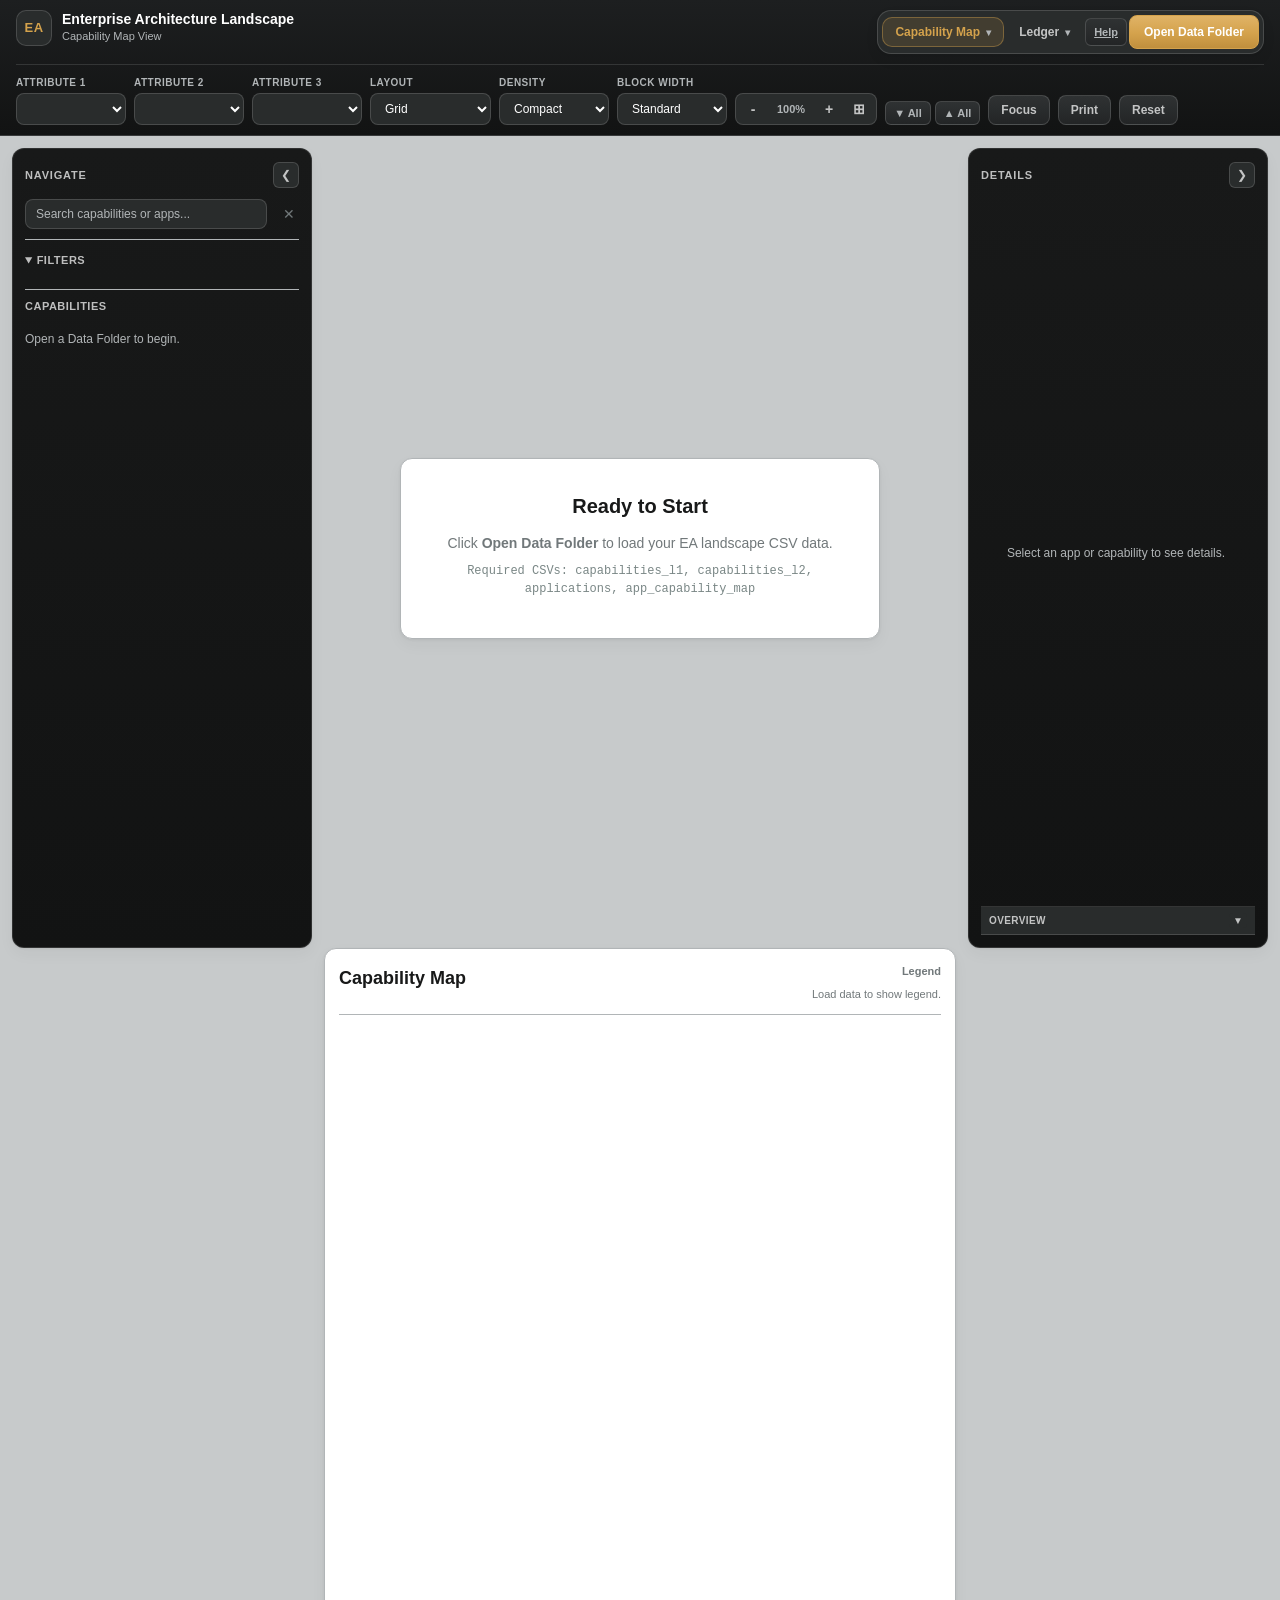
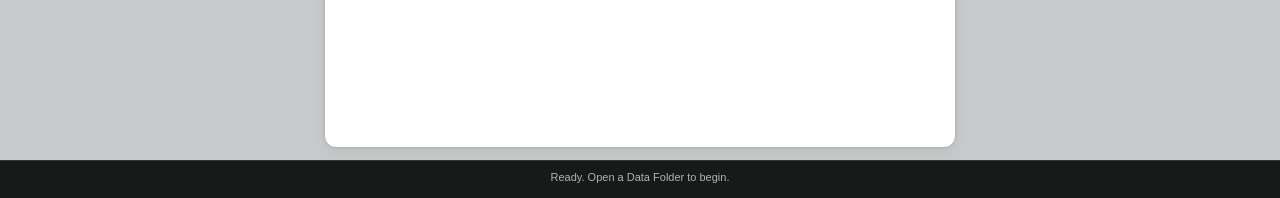
<file: index.html>
<!doctype html>
<html lang="en">

<head>
  <meta charset="utf-8" />
  <meta http-equiv="Content-Security-Policy"
    content="default-src 'none'; script-src 'self' 'unsafe-inline'; style-src 'self' 'unsafe-inline'; img-src 'self' data:; font-src 'self'; connect-src 'self'; form-action 'none'; base-uri 'self';" />
  <meta name="viewport" content="width=device-width,initial-scale=1" />
  <title>EA Landscape Viewer</title>
  <link rel="stylesheet" href="libs/pikaday.css" />
  <link rel="stylesheet" href="css/styles.css" />
</head>

<body class="view-map">

  <header class="topbar">
    <div class="topbar-main">
      <div class="brand">
        <div class="brand-mark">EA</div>
        <div>
          <div id="headerCompany" class="brand-company"></div>
          <div id="headerTitle" class="brand-title">Enterprise Architecture Landscape</div>
          <div id="headerDesc" class="brand-subtitle">Capability Map View</div>
        </div>
      </div>

      <div class="data-status">
        <span id="fileIndicator" class="file-indicator"></span>
        <span id="dataVersion" class="data-version" aria-live="polite"></span>
      </div>

      <nav class="main-nav" aria-label="Primary navigation">
        <!-- Visualisation (with dropdown sub-menu) -->
        <div class="vis-menu-wrap">
          <button class="main-nav-item active" data-section="visualisation" data-subtitle="Landscape &amp; visual views"
            aria-haspopup="true" aria-expanded="false" aria-controls="visSubMenu">
            <span class="nav-label">Capability Map</span>
            <span class="nav-caret" aria-hidden="true">&#9662;</span>
          </button>
          <div id="visSubMenu" class="sub-dropdown hidden" role="menu">
            <p class="sub-dropdown-title">Atlas</p>
            <button class="sub-menu-item is-active" type="button" role="menuitem"
              data-route="visualisation/capability-map">
              <span class="sub-menu-label">Capability Map</span>
              <span class="sub-menu-desc">Detailed capability hierarchy</span>
            </button>
            <button class="sub-menu-item" type="button" role="menuitem" data-route="visualisation/dashboards">
              <span class="sub-menu-label">Executive Dashboards</span>
              <span class="sub-menu-desc">High-level KPIs and summaries</span>
            </button>
          </div>
        </div>

        <div class="nav-dropdown-wrap">
          <button class="main-nav-item" data-section="inventory" data-subtitle="Authoritative system inventory"
            aria-haspopup="true" aria-expanded="false" aria-controls="ledgerSubMenu">
            <span class="nav-label">Ledger</span>
            <span class="nav-caret" aria-hidden="true">&#9662;</span>
          </button>
          <div id="ledgerSubMenu" class="sub-dropdown hidden" role="menu">
            <p class="sub-dropdown-title">Ledger</p>
            <button class="sub-menu-item" type="button" role="menuitem" data-route="inventory/applications">
              <span class="sub-menu-label">Applications</span>
              <span class="sub-menu-desc">Full application inventory</span>
            </button>
          </div>
        </div>
        <a class="btn btn-sm" href="GUIDE.html" target="_blank" rel="noopener" title="Open the user guide">Help</a>

        <label class="file-btn primary-btn" id="openFolderBtnWrap" style="display: none;">
          <button id="openFolderBtn" class="visually-hidden"></button>
          <span id="openFolderText">Open Data Folder</span>
        </label>
        
        <div id="csvToolbar" class="csv-toolbar hidden">
          <button id="addEntityBtn" class="btn btn-sm" title="Add new item">+ Add</button>
          <button id="refreshDataBtn" class="btn btn-sm" title="Refresh from disk">&#x21bb; Reload</button>
          <label class="auto-refresh-lbl" data-subtitle="Reloads when CSVs change outside the app"><input type="checkbox" id="autoRefreshCb"> Auto</label>
        </div>

      </nav>

      <!-- Hidden select kept for app.js backward compat -->
      <select id="viewMode" class="visually-hidden" aria-hidden="true" tabindex="-1">
        <option value="map" selected>Capability Map</option>
        <option value="dashboard">Dashboard</option>
      </select>
    </div>

    <div class="topbar-row controls-row">
      <div class="controls">
        <div class="ctrl attr-ctrl">
          <label for="colorBy1">Attribute 1</label>
          <select id="colorBy1"></select>
        </div>
        <div class="ctrl attr-ctrl">
          <label for="colorBy2">Attribute 2</label>
          <select id="colorBy2"></select>
        </div>
        <div class="ctrl attr-ctrl">
          <label for="colorBy3">Attribute 3</label>
          <select id="colorBy3"></select>
        </div>

        <div class="ctrl map-only">
          <label for="mapLayout">Layout</label>
          <select id="mapLayout">
            <option value="grid" selected>Grid</option>
            <option value="horizontal">Horizontal</option>
            <option value="vertical">Vertical</option>
            <option value="custom">Custom (Data)</option>
          </select>
        </div>

        <div class="ctrl map-only">
          <label for="density">Density</label>
          <select id="density">
            <option value="expanded">Expanded</option>
            <option value="compact" selected>Compact</option>
            <option value="heatmap">Heatmap</option>
          </select>
        </div>

        <div class="ctrl map-only">
          <label for="blockWidth">Block Width</label>
          <select id="blockWidth">
            <option value="360">Narrow</option>
            <option value="480" selected>Standard</option>
            <option value="600">Wide</option>
          </select>
        </div>

        <div class="zoom-controls map-only">
          <button id="zoomOutBtn" class="zoom-btn" title="Zoom Out">-</button>
          <button id="zoomResetBtn" class="zoom-btn zoom-reset"><span id="zoomLevel">100%</span></button>
          <button id="zoomInBtn" class="zoom-btn" title="Zoom In">+</button>
          <button id="fitScreenBtn" class="zoom-btn" title="Fit to Screen">&#8862;</button>
        </div>

        <div class="ctrl-group map-only">
          <button id="collapseAllBtn" class="btn-sm" title="Collapse All L1 Blocks">&#9660; All</button>
          <button id="expandAllBtn" class="btn-sm" title="Expand All L1 Blocks">&#9650; All</button>
        </div>

        <button id="focusModeBtn" class="btn btn-focus" title="Focus Mode">
          <span class="focus-text">Focus</span>
        </button>
        <button id="printBtn" class="btn">Print</button>
        <button id="resetBtn" class="btn">Reset</button>
      </div>
    </div>
  </header>

  <main class="layout">
    <aside class="sidebar left">
      <div class="panel-header">
        <span class="panel-title">Navigate</span>
        <button id="navToggle" class="panel-toggle" title="Toggle panel">&#10094;</button>
      </div>
      <div class="panel-body">
        <div class="search-bar">
          <input id="searchInput" type="search" placeholder="Search capabilities or apps..." />
          <span id="searchCount" class="search-count"></span>
          <button id="clearSearchBtn" class="btn-icon" title="Clear">&#10005;</button>
        </div>

        <details class="filter-section" open>
          <summary class="filter-summary">Filters</summary>
          <div id="filterContainer" class="filter-container"></div>
        </details>

        <div class="tree-section">
          <div class="tree-header">Capabilities</div>
          <div id="capTree" class="cap-tree empty">Open a Data Folder to begin.</div>
        </div>
      </div>
    </aside>

    <section class="content">
      <div id="emptyState" class="empty-state">
        <div class="empty-card">
          <h2>Ready to Start</h2>
          <p>Click <strong>Open Data Folder</strong> to load your EA landscape CSV data.</p>
          <p class="empty-hint">Required CSVs: capabilities_l1, capabilities_l2, applications, app_capability_map</p>
        </div>
      </div>

      <div id="mapView" class="view hidden">
        <div class="view-header">
          <div class="map-heading">
            <div id="mapHeaderCompany" class="map-company"></div>
            <div id="mapHeaderTitle" class="map-title">Capability Map</div>
            <div id="mapHeaderDesc" class="map-desc"></div>
          </div>
          <div class="legend-wrap">
            <div id="legendTitle" class="legend-title">Legend</div>
            <div id="legendItems" class="legend-items">
              <span class="legend-empty">Load data to show legend.</span>
            </div>
          </div>
        </div>
        <div id="mapCanvasViewport" class="map-canvas-viewport">
          <div id="mapCanvas" class="map-canvas layout-grid"></div>
        </div>
      </div>

      <div id="dashboardView" class="view hidden">
        <div class="view-header">
          <div class="view-title">Dashboard Overview</div>
        </div>
        <div id="dashboardCanvas" class="dash-canvas"></div>
      </div>

      <div id="inventoryView" class="view hidden"></div>

      <div id="comingSoonPage" class="view hidden"></div>
    </section>

    <aside class="sidebar right">
      <div class="panel-header">
        <span class="panel-title">Details</span>
        <button id="detailsToggle" class="panel-toggle" title="Toggle panel">&#10095;</button>
      </div>
      <div id="detailsPanel" class="details empty">
        <div class="detail-empty-msg">Select an app or capability to see details.</div>
      </div>
      <div id="minimapContainer" class="minimap-container">
        <div class="minimap-header">
          <span class="minimap-label">Overview</span>
          <button id="minimapToggleBtn" class="minimap-toggle" title="Toggle minimap">&#9660;</button>
        </div>
        <div id="minimapCanvas" class="minimap-canvas"></div>
      </div>
    </aside>
  </main>

  <footer class="footer">
    <span id="statusText">Ready.</span>
  </footer>

  <!-- MODALS -->
  <!-- Add Entity Modal -->
  <div id="addEntityModal" class="ea-modal hidden">
    <div class="ea-modal-content">
      <div class="ea-modal-header">
        <h3 id="addEntityTitle">Add New Entity</h3>
        <button class="ea-modal-close" data-modal="addEntityModal">&times;</button>
      </div>
      <div class="ea-modal-body">
        <label class="ea-form-label">Type</label>
        <select id="addEntityType" class="ea-form-select">
          <option value="app">Application</option>
          <option value="l1">L1 Business Capability</option>
          <option value="l2">L2 Business Capability</option>
        </select>
        
        <label class="ea-form-label">ID (Short, unique, no spaces)</label>
        <input type="text" id="addEntityId" class="ea-form-input" placeholder="e.g. app-new-hr" />
        
        <label class="ea-form-label">Name</label>
        <input type="text" id="addEntityName" class="ea-form-input" placeholder="e.g. New HR System" />
        
        <div id="addEntityL1Wrap" class="hidden">
           <label class="ea-form-label">Parent L1 Capability</label>
           <select id="addEntityParentL1" class="ea-form-select"></select>
        </div>

        <div id="addEntityAppFieldsWrap" class="hidden">
          <label class="ea-form-label">Application Type</label>
          <select id="addEntityAppType" class="ea-form-select" title="Application Type"></select>
          <input type="text" id="addEntityAppTypeOther" class="ea-form-input lov-other-input hidden" placeholder="Enter Application Type" />

          <label class="ea-form-label">Lifecycle</label>
          <select id="addEntityLifecycle" class="ea-form-select" title="Lifecycle"></select>
          <input type="text" id="addEntityLifecycleOther" class="ea-form-input lov-other-input hidden" placeholder="Enter Lifecycle" />

          <label class="ea-form-label">Risk</label>
          <select id="addEntityRisk" class="ea-form-select" title="Risk"></select>
          <input type="text" id="addEntityRiskOther" class="ea-form-input lov-other-input hidden" placeholder="Enter Risk" />

          <label class="ea-form-label">Roadmap</label>
          <select id="addEntityRoadmap" class="ea-form-select" title="Roadmap"></select>
          <input type="text" id="addEntityRoadmapOther" class="ea-form-input lov-other-input hidden" placeholder="Enter Roadmap" />

          <label class="ea-form-label">Hosting</label>
          <select id="addEntityHosting" class="ea-form-select" title="Hosting"></select>
          <input type="text" id="addEntityHostingOther" class="ea-form-input lov-other-input hidden" placeholder="Enter Hosting" />

          <label class="ea-form-label">Region</label>
          <select id="addEntityRegion" class="ea-form-select" title="Region"></select>
          <input type="text" id="addEntityRegionOther" class="ea-form-input lov-other-input hidden" placeholder="Enter Region" />

          <label class="ea-form-label">Product Category</label>
          <select id="addEntityProductCategory" class="ea-form-select" title="Product Category"></select>
          <input type="text" id="addEntityProductCategoryOther" class="ea-form-input lov-other-input hidden" placeholder="Enter Product Category" />
        </div>
      </div>
      <div class="ea-modal-footer">
        <button class="btn btn-sec ea-modal-cancel" data-modal="addEntityModal">Cancel</button>
        <button class="btn btn-pri" id="addEntitySaveBtn">Save</button>
      </div>
    </div>
  </div>

  <!-- Manage Mappings Modal -->
  <div id="manageMappingsModal" class="ea-modal hidden">
    <div class="ea-modal-content">
      <div class="ea-modal-header">
        <h3 id="manageMappingsTitle">Manage Mappings</h3>
        <button class="ea-modal-close" data-modal="manageMappingsModal">&times;</button>
      </div>
      <div class="ea-modal-body">
        <p class="ea-modal-desc" id="manageMappingsDesc"></p>
        <input type="text" id="manageMappingsSearch" class="ea-form-input" placeholder="Filter capabilities..." style="margin-bottom: 10px;" />
        <div id="manageMappingsList" class="ea-mappings-list"></div>
      </div>
      <div class="ea-modal-footer">
        <button class="btn btn-sec ea-modal-cancel" data-modal="manageMappingsModal">Cancel</button>
        <button class="btn btn-pri" id="manageMappingsSaveBtn">Update Mappings</button>
      </div>
    </div>
  </div>

  <!-- Edit App Modal -->
  <div id="editAppModal" class="ea-modal hidden">
    <div class="ea-modal-content">
      <div class="ea-modal-header">
        <h3 id="editAppTitle">Edit Application</h3>
        <button class="ea-modal-close" data-modal="editAppModal">&times;</button>
      </div>
      <div class="ea-modal-body">
        <label class="ea-form-label">Application Name</label>
        <input type="text" id="editAppName" class="ea-form-input" placeholder="Application Name" />
        
        <label class="ea-form-label">Application Type</label>
        <select id="editAppType" class="ea-form-select" title="Application Type"></select>
        <input type="text" id="editAppTypeOther" class="ea-form-input lov-other-input hidden" placeholder="Enter Application Type" />

        <label class="ea-form-label">Lifecycle</label>
        <select id="editAppLifecycle" class="ea-form-select" title="Lifecycle"></select>
        <input type="text" id="editAppLifecycleOther" class="ea-form-input lov-other-input hidden" placeholder="Enter Lifecycle" />

        <label class="ea-form-label">Risk</label>
        <select id="editAppRisk" class="ea-form-select" title="Risk"></select>
        <input type="text" id="editAppRiskOther" class="ea-form-input lov-other-input hidden" placeholder="Enter Risk" />

        <label class="ea-form-label">Roadmap</label>
        <select id="editAppRoadmap" class="ea-form-select" title="Roadmap"></select>
        <input type="text" id="editAppRoadmapOther" class="ea-form-input lov-other-input hidden" placeholder="Enter Roadmap" />

        <label class="ea-form-label">Annual Cost</label>
        <input type="text" id="editAppCost" class="ea-form-input" placeholder="Annual Cost" />

        <label class="ea-form-label">Currency</label>
        <input type="text" id="editAppCurrency" class="ea-form-input" placeholder="Currency" />

        <label class="ea-form-label">Owner</label>
        <input type="text" id="editAppOwner" class="ea-form-input" placeholder="Owner" />

        <label class="ea-form-label">Hosting</label>
        <select id="editAppHosting" class="ea-form-select" title="Hosting"></select>
        <input type="text" id="editAppHostingOther" class="ea-form-input lov-other-input hidden" placeholder="Enter Hosting" />

        <label class="ea-form-label">Region</label>
        <select id="editAppRegion" class="ea-form-select" title="Region"></select>
        <input type="text" id="editAppRegionOther" class="ea-form-input lov-other-input hidden" placeholder="Enter Region" />

        <label class="ea-form-label">Product Category</label>
        <select id="editAppProductCategory" class="ea-form-select" title="Product Category"></select>
        <input type="text" id="editAppProductCategoryOther" class="ea-form-input lov-other-input hidden" placeholder="Enter Product Category" />

        <label class="ea-form-label">Comments</label>
        <textarea id="editAppComments" class="ea-form-input" placeholder="Comments" rows="3"></textarea>

        <label class="ea-form-label">End Date</label>
        <input type="text" id="editAppEndDate" class="ea-form-input" placeholder="dd/mm/yyyy" autocomplete="off" />
      </div>
      <div class="ea-modal-footer">
        <button class="btn btn-sec ea-modal-cancel" data-modal="editAppModal">Cancel</button>
        <button class="btn btn-pri" id="editAppSaveBtn">Save Changes</button>
      </div>
    </div>
  </div>



  <script src="libs/pikaday.js"></script>
  <script src="./color-config.js"></script>
  <script src="./assets/csv-store.js"></script>
  <script src="./assets/lov.js"></script>
  <script src="./assets/app.js"></script>
  <script src="./assets/router.js"></script>
  <script src="./assets/nav.js"></script>
  <script src="./assets/inventory-table.js"></script>
  <script src="./assets/edit-app.js"></script>
</body>

</html>
</file>
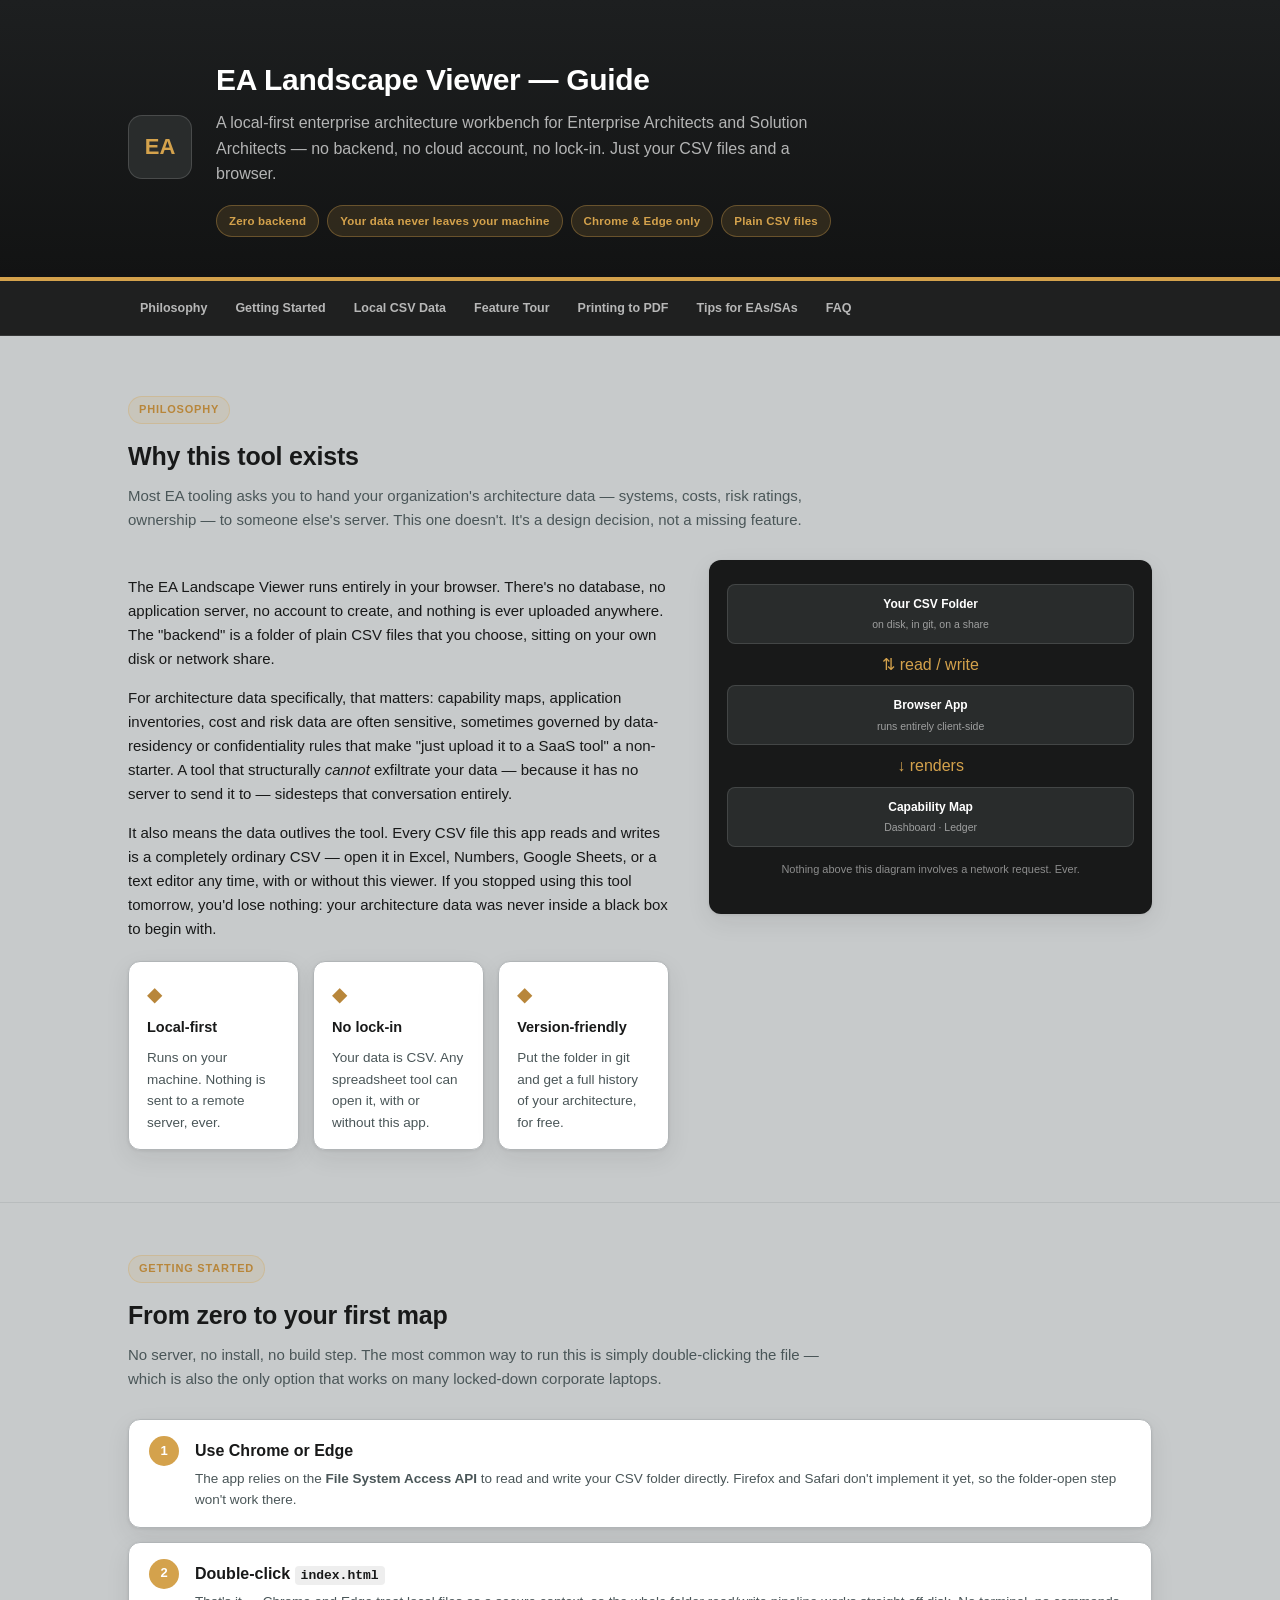
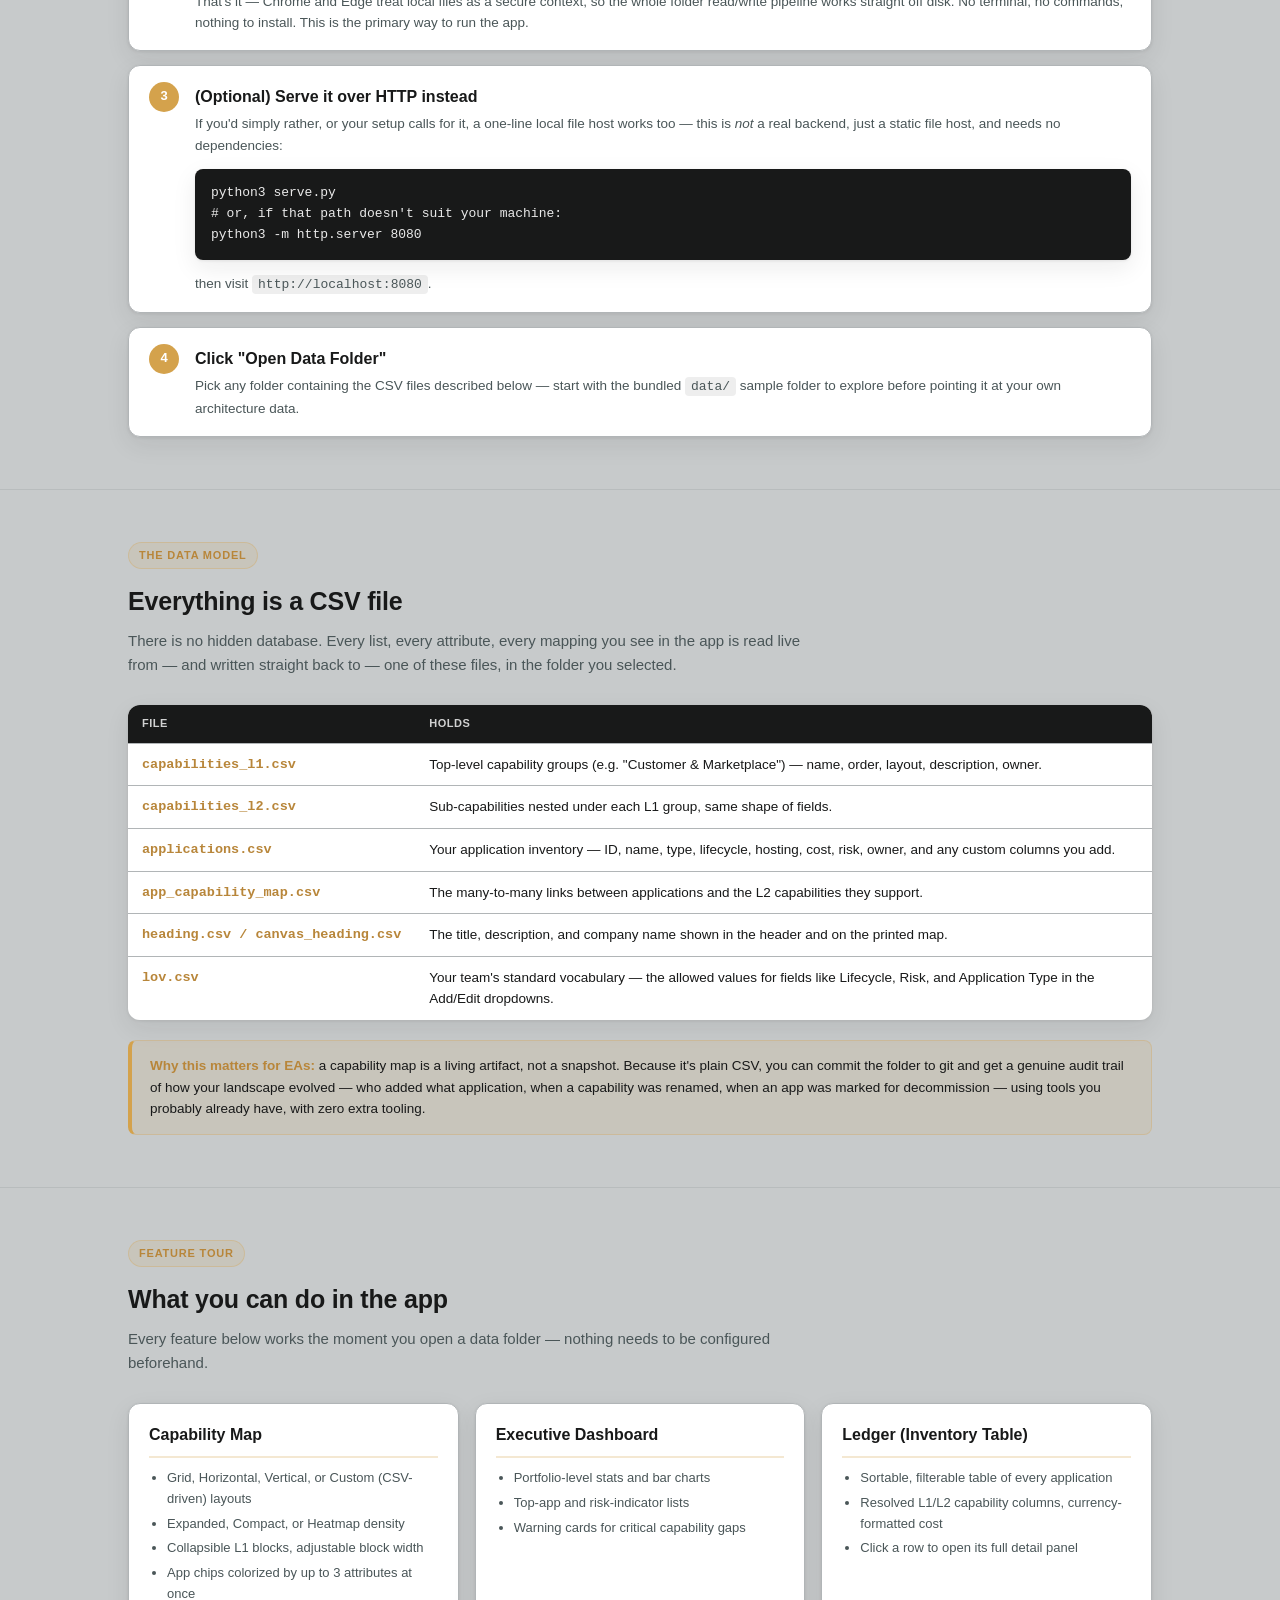
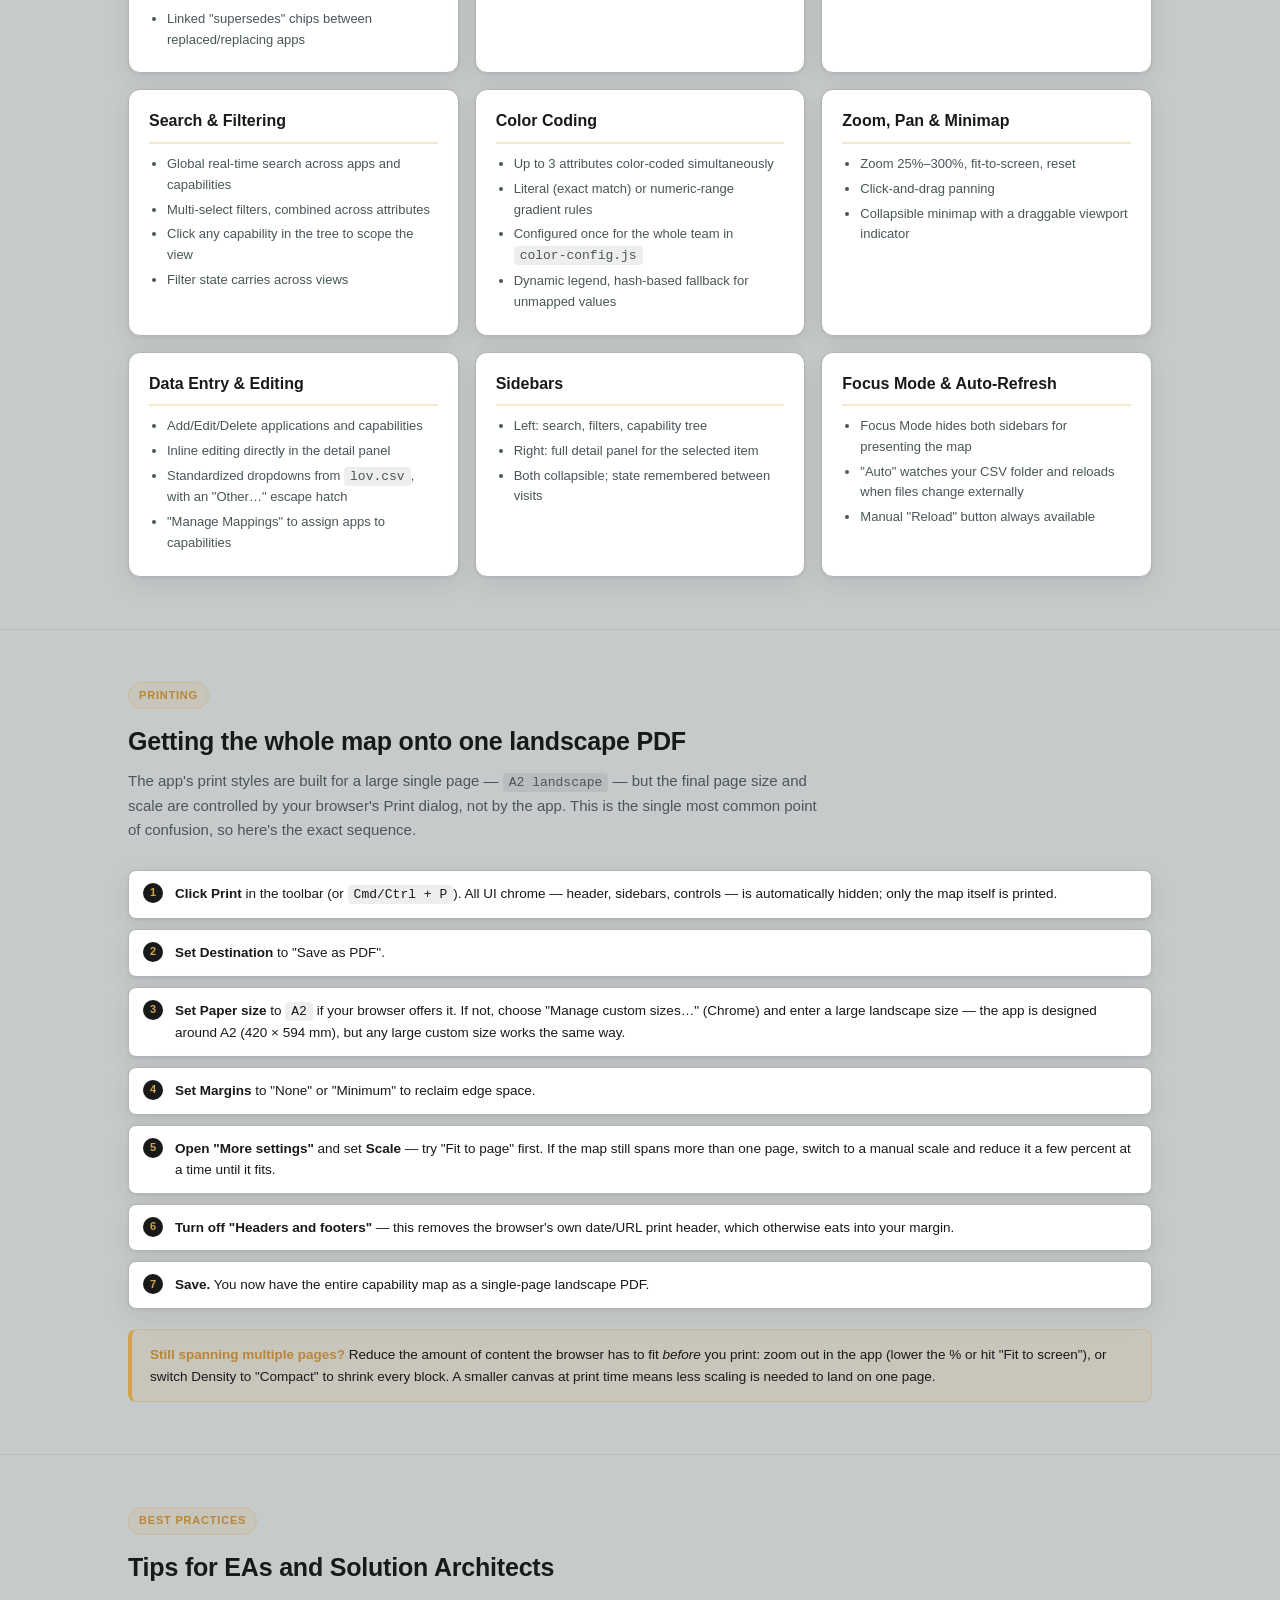
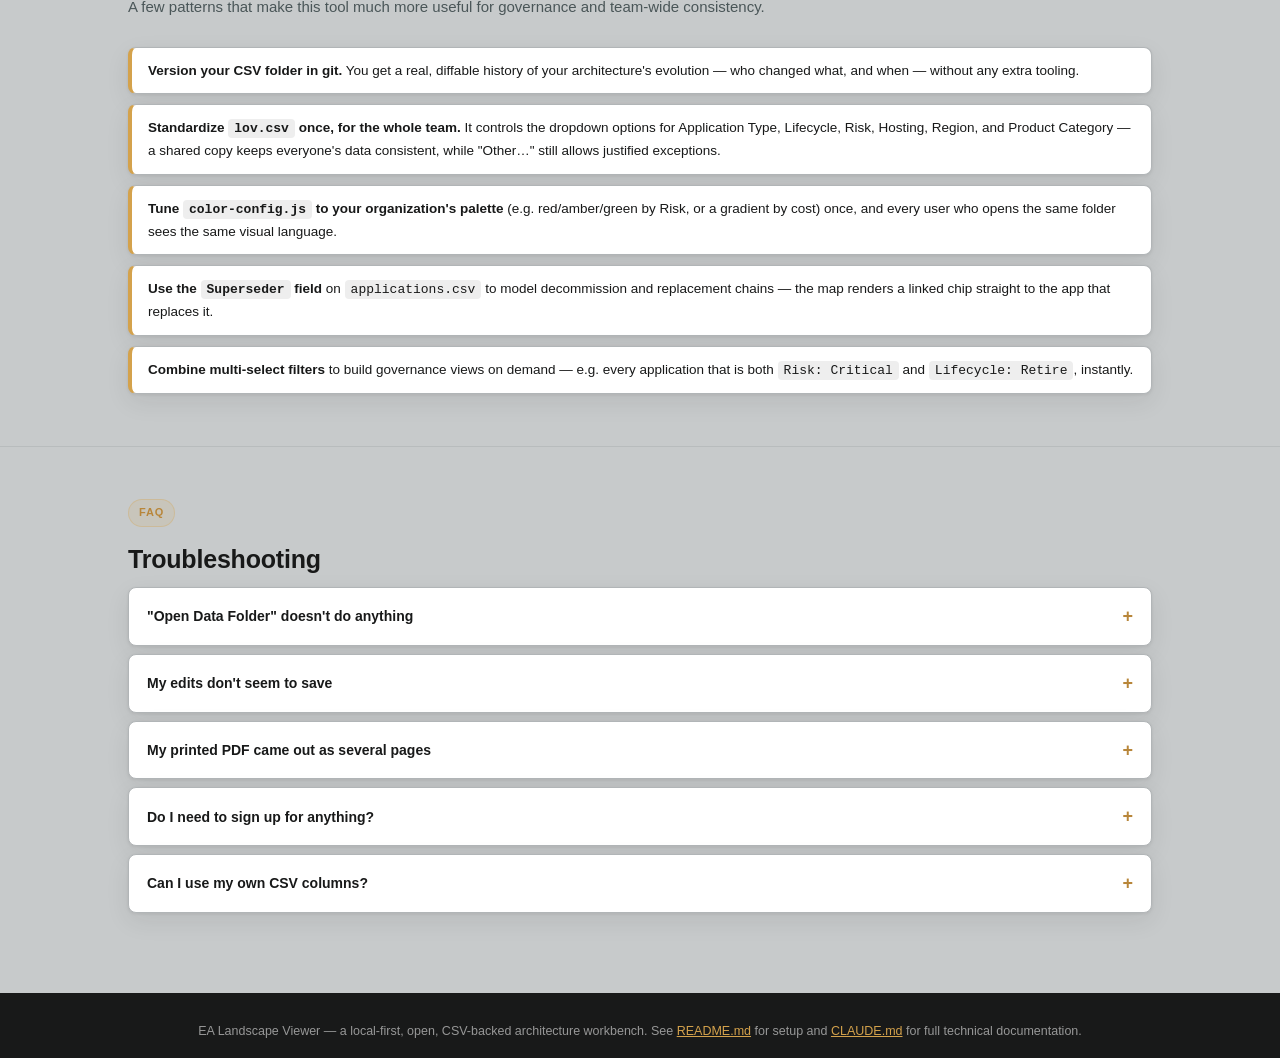
<file: GUIDE.html>
<!doctype html>
<html lang="en">

<head>
  <meta charset="utf-8" />
  <meta name="viewport" content="width=device-width,initial-scale=1" />
  <title>EA Landscape Viewer — Guide</title>
  <style>
    :root {
      --bg: #C7CACB;
      --panel: #ffffff;
      --line: #B1B5B7;
      --text: #181919;
      --muted: #4A5658;
      --soft: #9CA1A3;
      --accent: #D4A24C;
      --accent-light: rgba(212, 162, 76, .12);
      --accent-dark: #B8863A;
      --dark: #181919;
      --dark-2: #121313;
      --dark-3: #292C2C;
      --radius: 12px;
      --radius-sm: 8px;
      --sans: -apple-system, BlinkMacSystemFont, 'Segoe UI', Roboto, Helvetica, Arial, sans-serif;
      --mono: ui-monospace, SFMono-Regular, Menlo, Monaco, Consolas, monospace;
      --shadow: 0 1px 3px rgba(24, 25, 25, .08), 0 8px 24px rgba(24, 25, 25, .08);
    }

    * {
      box-sizing: border-box;
    }

    html {
      scroll-behavior: smooth;
    }

    body {
      margin: 0;
      font-family: var(--sans);
      color: var(--text);
      background: var(--bg);
      line-height: 1.6;
      font-size: 15px;
    }

    img,
    svg {
      max-width: 100%;
    }

    a {
      color: var(--accent-dark);
    }

    code,
    .mono {
      font-family: var(--mono);
    }

    code {
      background: rgba(24, 25, 25, .07);
      padding: 2px 6px;
      border-radius: 4px;
      font-size: 13px;
    }

    pre {
      background: var(--dark);
      color: #E9E9E9;
      border-radius: var(--radius-sm);
      padding: 14px 16px;
      overflow-x: auto;
      font-family: var(--mono);
      font-size: 13px;
      line-height: 1.6;
      box-shadow: var(--shadow);
    }

    pre code {
      background: none;
      padding: 0;
      color: inherit;
    }

    .wrap {
      max-width: 1080px;
      margin: 0 auto;
      padding: 0 28px;
    }

    /* ── Hero ── */
    .hero {
      background: linear-gradient(180deg, #1D1F20 0%, var(--dark-2) 100%);
      color: #fff;
      padding: 56px 0 40px;
      border-bottom: 4px solid var(--accent);
    }

    .hero .wrap {
      display: flex;
      align-items: center;
      gap: 24px;
      flex-wrap: wrap;
    }

    .brand-mark {
      width: 64px;
      height: 64px;
      flex: 0 0 auto;
      border-radius: 14px;
      background: var(--dark-3);
      border: 1px solid rgba(255, 255, 255, .15);
      display: flex;
      align-items: center;
      justify-content: center;
      font-weight: 800;
      font-size: 22px;
      color: var(--accent);
    }

    .hero h1 {
      margin: 0 0 6px;
      font-size: 30px;
      letter-spacing: -.3px;
    }

    .hero p.lede {
      margin: 0;
      color: rgba(255, 255, 255, .68);
      font-size: 16px;
      max-width: 620px;
    }

    .badges {
      display: flex;
      gap: 8px;
      flex-wrap: wrap;
      margin-top: 18px;
    }

    .badge {
      font-size: 11.5px;
      font-weight: 600;
      letter-spacing: .2px;
      padding: 6px 12px;
      border-radius: 999px;
      background: rgba(212, 162, 76, .14);
      border: 1px solid rgba(212, 162, 76, .35);
      color: var(--accent);
    }

    /* ── Sticky contents bar ── */
    .toc {
      position: sticky;
      top: 0;
      z-index: 20;
      background: rgba(24, 25, 25, .96);
      backdrop-filter: blur(8px);
      border-bottom: 1px solid rgba(255, 255, 255, .1);
    }

    .toc .wrap {
      display: flex;
      gap: 4px;
      overflow-x: auto;
      padding-top: 10px;
      padding-bottom: 10px;
      scrollbar-width: thin;
    }

    .toc a {
      white-space: nowrap;
      color: rgba(255, 255, 255, .68);
      text-decoration: none;
      font-size: 12.5px;
      font-weight: 600;
      padding: 7px 12px;
      border-radius: 999px;
      transition: background 150ms, color 150ms;
    }

    .toc a:hover {
      background: rgba(255, 255, 255, .08);
      color: #fff;
    }

    /* ── Sections ── */
    main {
      padding: 8px 0 20px;
    }

    section {
      padding: 52px 0;
      border-bottom: 1px solid rgba(24, 25, 25, .08);
    }

    section:last-of-type {
      border-bottom: none;
    }

    .eyebrow {
      display: inline-block;
      font-size: 11px;
      font-weight: 700;
      text-transform: uppercase;
      letter-spacing: .8px;
      color: var(--accent-dark);
      background: var(--accent-light);
      border: 1px solid rgba(212, 162, 76, .3);
      padding: 4px 10px;
      border-radius: 999px;
      margin-bottom: 12px;
    }

    h2 {
      font-size: 25px;
      margin: 0 0 8px;
      letter-spacing: -.2px;
    }

    h3 {
      font-size: 16px;
      margin: 0 0 8px;
    }

    .section-intro {
      color: var(--muted);
      max-width: 700px;
      margin: 0 0 28px;
      font-size: 15px;
    }

    .two-col {
      display: grid;
      grid-template-columns: minmax(0, 1.1fr) minmax(0, .9fr);
      gap: 40px;
      align-items: start;
    }

    @media (max-width: 800px) {
      .two-col {
        grid-template-columns: minmax(0, 1fr);
      }
    }

    .card {
      background: var(--panel);
      border: 1px solid var(--line);
      border-radius: var(--radius);
      box-shadow: var(--shadow);
      padding: 20px 22px;
    }

    /* ── Philosophy pillars ── */
    .pillars {
      display: grid;
      grid-template-columns: repeat(3, minmax(0, 1fr));
      gap: 14px;
      margin-top: 20px;
    }

    @media (max-width: 700px) {
      .pillars {
        grid-template-columns: minmax(0, 1fr);
      }
    }

    .pillar {
      background: var(--panel);
      border: 1px solid var(--line);
      border-radius: var(--radius);
      padding: 16px 18px;
      box-shadow: var(--shadow);
    }

    .pillar .glyph {
      font-size: 20px;
      color: var(--accent-dark);
      margin-bottom: 6px;
      display: block;
    }

    .pillar h3 {
      font-size: 14.5px;
    }

    .pillar p {
      margin: 0;
      font-size: 13.5px;
      color: var(--muted);
    }

    /* ── Data flow diagram ── */
    .flow {
      background: var(--dark);
      border-radius: var(--radius);
      padding: 24px 18px;
      box-shadow: var(--shadow);
    }

    .flow-row {
      display: flex;
      align-items: center;
      gap: 8px;
    }

    .flow-box {
      flex: 1;
      background: var(--dark-3);
      border: 1px solid rgba(255, 255, 255, .12);
      border-radius: var(--radius-sm);
      padding: 10px 10px;
      text-align: center;
      color: #fff;
      font-size: 12px;
      font-weight: 600;
    }

    .flow-box small {
      display: block;
      font-weight: 400;
      color: rgba(255, 255, 255, .55);
      margin-top: 2px;
      font-size: 10.5px;
    }

    .flow-arrow {
      color: var(--accent);
      font-size: 16px;
      flex: 0 0 auto;
    }

    .flow-caption {
      text-align: center;
      color: rgba(255, 255, 255, .5);
      font-size: 11px;
      margin-top: 14px;
    }

    /* ── Steps ── */
    .steps {
      display: grid;
      grid-template-columns: minmax(0, 1fr);
      gap: 14px;
    }

    .step {
      display: flex;
      gap: 16px;
      background: var(--panel);
      border: 1px solid var(--line);
      border-radius: var(--radius);
      box-shadow: var(--shadow);
      padding: 16px 20px;
    }

    .step>div:last-child {
      min-width: 0;
    }

    .step-num {
      flex: 0 0 auto;
      width: 30px;
      height: 30px;
      border-radius: 50%;
      background: var(--accent);
      color: #fff;
      font-weight: 800;
      display: flex;
      align-items: center;
      justify-content: center;
      font-size: 13px;
    }

    .step h3 {
      margin: 2px 0 4px;
    }

    .step p {
      margin: 0;
      color: var(--muted);
      font-size: 13.5px;
    }

    /* ── Table ── */
    .table-scroll {
      overflow-x: auto;
      overflow-y: hidden;
      border-radius: var(--radius);
      box-shadow: var(--shadow);
    }

    table.data-table {
      width: 100%;
      border-collapse: collapse;
      background: var(--panel);
      font-size: 13.5px;
    }

    table.data-table th,
    table.data-table td {
      text-align: left;
      padding: 10px 14px;
      border-bottom: 1px solid var(--line);
      vertical-align: top;
    }

    table.data-table th {
      background: var(--dark);
      color: rgba(255, 255, 255, .8);
      font-size: 11px;
      text-transform: uppercase;
      letter-spacing: .5px;
    }

    table.data-table tr:last-child td {
      border-bottom: none;
    }

    table.data-table td.file {
      font-family: var(--mono);
      font-weight: 700;
      white-space: nowrap;
      color: var(--accent-dark);
    }

    .callout {
      background: var(--accent-light);
      border: 1px solid rgba(212, 162, 76, .3);
      border-left: 4px solid var(--accent);
      border-radius: var(--radius-sm);
      padding: 14px 18px;
      margin-top: 20px;
      font-size: 13.5px;
    }

    .callout strong {
      color: var(--accent-dark);
    }

    /* ── Feature grid ── */
    .feature-grid {
      display: grid;
      grid-template-columns: repeat(3, minmax(0, 1fr));
      gap: 16px;
    }

    @media (max-width: 900px) {
      .feature-grid {
        grid-template-columns: repeat(2, minmax(0, 1fr));
      }
    }

    @media (max-width: 600px) {
      .feature-grid {
        grid-template-columns: minmax(0, 1fr);
      }
    }

    .feature {
      background: var(--panel);
      border: 1px solid var(--line);
      border-radius: var(--radius);
      box-shadow: var(--shadow);
      padding: 18px 20px;
    }

    .feature h3 {
      display: flex;
      align-items: center;
      gap: 8px;
      border-bottom: 2px solid rgba(212, 162, 76, .25);
      padding-bottom: 8px;
      margin-bottom: 10px;
    }

    .feature ul {
      margin: 0;
      padding-left: 18px;
      font-size: 13px;
      color: var(--muted);
    }

    .feature li {
      margin-bottom: 4px;
    }

    /* ── Printing steps ── */
    .print-steps {
      list-style: none;
      counter-reset: p;
      margin: 0;
      padding: 0;
      display: grid;
      grid-template-columns: minmax(0, 1fr);
      gap: 10px;
    }

    .print-steps li {
      counter-increment: p;
      position: relative;
      background: var(--panel);
      border: 1px solid var(--line);
      border-radius: var(--radius-sm);
      padding: 12px 16px 12px 46px;
      font-size: 13.5px;
      box-shadow: var(--shadow);
    }

    .print-steps li::before {
      content: counter(p);
      position: absolute;
      left: 14px;
      top: 12px;
      width: 20px;
      height: 20px;
      border-radius: 50%;
      background: var(--dark);
      color: var(--accent);
      font-weight: 800;
      font-size: 11px;
      display: flex;
      align-items: center;
      justify-content: center;
    }

    .print-steps b {
      color: var(--text);
    }

    /* ── Tips ── */
    .tips {
      display: grid;
      grid-template-columns: minmax(0, 1fr);
      gap: 10px;
    }

    .tip {
      background: var(--panel);
      border: 1px solid var(--line);
      border-left: 4px solid var(--accent);
      border-radius: var(--radius-sm);
      padding: 12px 16px;
      box-shadow: var(--shadow);
      font-size: 13.5px;
    }

    .tip b {
      color: var(--text);
    }

    /* ── FAQ ── */
    details {
      background: var(--panel);
      border: 1px solid var(--line);
      border-radius: var(--radius-sm);
      margin-bottom: 8px;
      box-shadow: var(--shadow);
    }

    summary {
      cursor: pointer;
      font-weight: 700;
      padding: 14px 18px;
      list-style: none;
      font-size: 14px;
      display: flex;
      align-items: center;
      justify-content: space-between;
    }

    summary::-webkit-details-marker {
      display: none;
    }

    summary::after {
      content: '+';
      color: var(--accent-dark);
      font-size: 18px;
      font-weight: 800;
    }

    details[open] summary::after {
      content: '–';
    }

    details p {
      margin: 0;
      padding: 0 18px 16px;
      color: var(--muted);
      font-size: 13.5px;
    }

    /* ── Footer ── */
    footer {
      background: var(--dark);
      color: rgba(255, 255, 255, .55);
      padding: 28px 0;
      font-size: 12.5px;
      text-align: center;
    }

    footer a {
      color: var(--accent);
    }
  </style>
</head>

<body>

  <header class="hero">
    <div class="wrap">
      <div class="brand-mark">EA</div>
      <div>
        <h1>EA Landscape Viewer — Guide</h1>
        <p class="lede">A local-first enterprise architecture workbench for Enterprise Architects and Solution
          Architects — no backend, no cloud account, no lock-in. Just your CSV files and a browser.</p>
        <div class="badges">
          <span class="badge">Zero backend</span>
          <span class="badge">Your data never leaves your machine</span>
          <span class="badge">Chrome &amp; Edge only</span>
          <span class="badge">Plain CSV files</span>
        </div>
      </div>
    </div>
  </header>

  <nav class="toc">
    <div class="wrap">
      <a href="#philosophy">Philosophy</a>
      <a href="#getting-started">Getting Started</a>
      <a href="#csv-concept">Local CSV Data</a>
      <a href="#features">Feature Tour</a>
      <a href="#printing">Printing to PDF</a>
      <a href="#tips">Tips for EAs/SAs</a>
      <a href="#faq">FAQ</a>
    </div>
  </nav>

  <main>

    <section id="philosophy">
      <div class="wrap">
        <span class="eyebrow">Philosophy</span>
        <h2>Why this tool exists</h2>
        <p class="section-intro">Most EA tooling asks you to hand your organization's architecture data — systems,
          costs, risk ratings, ownership — to someone else's server. This one doesn't. It's a design decision, not a
          missing feature.</p>

        <div class="two-col">
          <div>
            <p>The EA Landscape Viewer runs entirely in your browser. There's no database, no application server, no
              account to create, and nothing is ever uploaded anywhere. The "backend" is a folder of plain CSV files
              that you choose, sitting on your own disk or network share.</p>
            <p>For architecture data specifically, that matters: capability maps, application inventories, cost and
              risk data are often sensitive, sometimes governed by data-residency or confidentiality rules that make
              "just upload it to a SaaS tool" a non-starter. A tool that structurally <em>cannot</em> exfiltrate your
              data — because it has no server to send it to — sidesteps that conversation entirely.</p>
            <p>It also means the data outlives the tool. Every CSV file this app reads and writes is a completely
              ordinary CSV — open it in Excel, Numbers, Google Sheets, or a text editor any time, with or without
              this viewer. If you stopped using this tool tomorrow, you'd lose nothing: your architecture data was
              never inside a black box to begin with.</p>
            <div class="pillars">
              <div class="pillar">
                <span class="glyph">◆</span>
                <h3>Local-first</h3>
                <p>Runs on your machine. Nothing is sent to a remote server, ever.</p>
              </div>
              <div class="pillar">
                <span class="glyph">◆</span>
                <h3>No lock-in</h3>
                <p>Your data is CSV. Any spreadsheet tool can open it, with or without this app.</p>
              </div>
              <div class="pillar">
                <span class="glyph">◆</span>
                <h3>Version-friendly</h3>
                <p>Put the folder in git and get a full history of your architecture, for free.</p>
              </div>
            </div>
          </div>

          <div class="flow">
            <div class="flow-row">
              <div class="flow-box">Your CSV Folder<small>on disk, in git, on a share</small></div>
            </div>
            <div style="text-align:center;padding:8px 0"><span class="flow-arrow">⇅ read / write</span></div>
            <div class="flow-row">
              <div class="flow-box">Browser App<small>runs entirely client-side</small></div>
            </div>
            <div style="text-align:center;padding:8px 0"><span class="flow-arrow">↓ renders</span></div>
            <div class="flow-row">
              <div class="flow-box">Capability Map<small>Dashboard · Ledger</small></div>
            </div>
            <p class="flow-caption">Nothing above this diagram involves a network request. Ever.</p>
          </div>
        </div>
      </div>
    </section>

    <section id="getting-started">
      <div class="wrap">
        <span class="eyebrow">Getting Started</span>
        <h2>From zero to your first map</h2>
        <p class="section-intro">No server, no install, no build step. The most common way to run this is simply
          double-clicking the file — which is also the only option that works on many locked-down corporate laptops.
        </p>

        <div class="steps">
          <div class="step">
            <div class="step-num">1</div>
            <div>
              <h3>Use Chrome or Edge</h3>
              <p>The app relies on the <strong>File System Access API</strong> to read and write your CSV folder
                directly. Firefox and Safari don't implement it yet, so the folder-open step won't work there.</p>
            </div>
          </div>
          <div class="step">
            <div class="step-num">2</div>
            <div>
              <h3>Double-click <code>index.html</code></h3>
              <p>That's it — Chrome and Edge treat local files as a secure context, so the whole folder read/write
                pipeline works straight off disk. No terminal, no commands, nothing to install. This is the primary
                way to run the app.</p>
            </div>
          </div>
          <div class="step">
            <div class="step-num">3</div>
            <div>
              <h3>(Optional) Serve it over HTTP instead</h3>
              <p>If you'd simply rather, or your setup calls for it, a one-line local file host works too — this is
                <em>not</em> a real backend, just a static file host, and needs no dependencies:</p>
              <pre><code>python3 serve.py
# or, if that path doesn't suit your machine:
python3 -m http.server 8080</code></pre>
              <p>then visit <code>http://localhost:8080</code>.</p>
            </div>
          </div>
          <div class="step">
            <div class="step-num">4</div>
            <div>
              <h3>Click "Open Data Folder"</h3>
              <p>Pick any folder containing the CSV files described below — start with the bundled <code>data/</code>
                sample folder to explore before pointing it at your own architecture data.</p>
            </div>
          </div>
        </div>
      </div>
    </section>

    <section id="csv-concept">
      <div class="wrap">
        <span class="eyebrow">The Data Model</span>
        <h2>Everything is a CSV file</h2>
        <p class="section-intro">There is no hidden database. Every list, every attribute, every mapping you see in
          the app is read live from — and written straight back to — one of these files, in the folder you selected.
        </p>

        <div class="table-scroll">
        <table class="data-table">
          <thead>
            <tr>
              <th>File</th>
              <th>Holds</th>
            </tr>
          </thead>
          <tbody>
            <tr>
              <td class="file">capabilities_l1.csv</td>
              <td>Top-level capability groups (e.g. "Customer &amp; Marketplace") — name, order, layout, description,
                owner.</td>
            </tr>
            <tr>
              <td class="file">capabilities_l2.csv</td>
              <td>Sub-capabilities nested under each L1 group, same shape of fields.</td>
            </tr>
            <tr>
              <td class="file">applications.csv</td>
              <td>Your application inventory — ID, name, type, lifecycle, hosting, cost, risk, owner, and any custom
                columns you add.</td>
            </tr>
            <tr>
              <td class="file">app_capability_map.csv</td>
              <td>The many-to-many links between applications and the L2 capabilities they support.</td>
            </tr>
            <tr>
              <td class="file">heading.csv / canvas_heading.csv</td>
              <td>The title, description, and company name shown in the header and on the printed map.</td>
            </tr>
            <tr>
              <td class="file">lov.csv</td>
              <td>Your team's standard vocabulary — the allowed values for fields like Lifecycle, Risk, and
                Application Type in the Add/Edit dropdowns.</td>
            </tr>
          </tbody>
        </table>
        </div>

        <div class="callout">
          <strong>Why this matters for EAs:</strong> a capability map is a living artifact, not a snapshot. Because
          it's plain CSV, you can commit the folder to git and get a genuine audit trail of how your landscape
          evolved — who added what application, when a capability was renamed, when an app was marked for
          decommission — using tools you probably already have, with zero extra tooling.
        </div>
      </div>
    </section>

    <section id="features">
      <div class="wrap">
        <span class="eyebrow">Feature Tour</span>
        <h2>What you can do in the app</h2>
        <p class="section-intro">Every feature below works the moment you open a data folder — nothing needs to be
          configured beforehand.</p>

        <div class="feature-grid">
          <div class="feature">
            <h3>Capability Map</h3>
            <ul>
              <li>Grid, Horizontal, Vertical, or Custom (CSV-driven) layouts</li>
              <li>Expanded, Compact, or Heatmap density</li>
              <li>Collapsible L1 blocks, adjustable block width</li>
              <li>App chips colorized by up to 3 attributes at once</li>
              <li>Linked "supersedes" chips between replaced/replacing apps</li>
            </ul>
          </div>
          <div class="feature">
            <h3>Executive Dashboard</h3>
            <ul>
              <li>Portfolio-level stats and bar charts</li>
              <li>Top-app and risk-indicator lists</li>
              <li>Warning cards for critical capability gaps</li>
            </ul>
          </div>
          <div class="feature">
            <h3>Ledger (Inventory Table)</h3>
            <ul>
              <li>Sortable, filterable table of every application</li>
              <li>Resolved L1/L2 capability columns, currency-formatted cost</li>
              <li>Click a row to open its full detail panel</li>
            </ul>
          </div>
          <div class="feature">
            <h3>Search &amp; Filtering</h3>
            <ul>
              <li>Global real-time search across apps and capabilities</li>
              <li>Multi-select filters, combined across attributes</li>
              <li>Click any capability in the tree to scope the view</li>
              <li>Filter state carries across views</li>
            </ul>
          </div>
          <div class="feature">
            <h3>Color Coding</h3>
            <ul>
              <li>Up to 3 attributes color-coded simultaneously</li>
              <li>Literal (exact match) or numeric-range gradient rules</li>
              <li>Configured once for the whole team in <code>color-config.js</code></li>
              <li>Dynamic legend, hash-based fallback for unmapped values</li>
            </ul>
          </div>
          <div class="feature">
            <h3>Zoom, Pan &amp; Minimap</h3>
            <ul>
              <li>Zoom 25%–300%, fit-to-screen, reset</li>
              <li>Click-and-drag panning</li>
              <li>Collapsible minimap with a draggable viewport indicator</li>
            </ul>
          </div>
          <div class="feature">
            <h3>Data Entry &amp; Editing</h3>
            <ul>
              <li>Add/Edit/Delete applications and capabilities</li>
              <li>Inline editing directly in the detail panel</li>
              <li>Standardized dropdowns from <code>lov.csv</code>, with an "Other…" escape hatch</li>
              <li>"Manage Mappings" to assign apps to capabilities</li>
            </ul>
          </div>
          <div class="feature">
            <h3>Sidebars</h3>
            <ul>
              <li>Left: search, filters, capability tree</li>
              <li>Right: full detail panel for the selected item</li>
              <li>Both collapsible; state remembered between visits</li>
            </ul>
          </div>
          <div class="feature">
            <h3>Focus Mode &amp; Auto-Refresh</h3>
            <ul>
              <li>Focus Mode hides both sidebars for presenting the map</li>
              <li>"Auto" watches your CSV folder and reloads when files change externally</li>
              <li>Manual "Reload" button always available</li>
            </ul>
          </div>
        </div>
      </div>
    </section>

    <section id="printing">
      <div class="wrap">
        <span class="eyebrow">Printing</span>
        <h2>Getting the whole map onto one landscape PDF</h2>
        <p class="section-intro">The app's print styles are built for a large single page — <code>A2
            landscape</code> — but the final page size and scale are controlled by your browser's Print dialog, not
          by the app. This is the single most common point of confusion, so here's the exact sequence.</p>

        <ol class="print-steps">
          <li><b>Click Print</b> in the toolbar (or <code>Cmd/Ctrl + P</code>). All UI chrome — header, sidebars,
            controls — is automatically hidden; only the map itself is printed.</li>
          <li><b>Set Destination</b> to "Save as PDF".</li>
          <li><b>Set Paper size</b> to <code>A2</code> if your browser offers it. If not, choose "Manage custom
            sizes…" (Chrome) and enter a large landscape size — the app is designed around A2 (420 × 594&nbsp;mm),
            but any large custom size works the same way.</li>
          <li><b>Set Margins</b> to "None" or "Minimum" to reclaim edge space.</li>
          <li><b>Open "More settings"</b> and set <b>Scale</b> — try "Fit to page" first. If the map still spans more
            than one page, switch to a manual scale and reduce it a few percent at a time until it fits.</li>
          <li><b>Turn off "Headers and footers"</b> — this removes the browser's own date/URL print header, which
            otherwise eats into your margin.</li>
          <li><b>Save.</b> You now have the entire capability map as a single-page landscape PDF.</li>
        </ol>

        <div class="callout">
          <strong>Still spanning multiple pages?</strong> Reduce the amount of content the browser has to fit
          <em>before</em> you print: zoom out in the app (lower the % or hit "Fit to screen"), or switch Density to
          "Compact" to shrink every block. A smaller canvas at print time means less scaling is needed to land on one
          page.
        </div>
      </div>
    </section>

    <section id="tips">
      <div class="wrap">
        <span class="eyebrow">Best Practices</span>
        <h2>Tips for EAs and Solution Architects</h2>
        <p class="section-intro">A few patterns that make this tool much more useful for governance and
          team-wide consistency.</p>

        <div class="tips">
          <div class="tip"><b>Version your CSV folder in git.</b> You get a real, diffable history of your
            architecture's evolution — who changed what, and when — without any extra tooling.</div>
          <div class="tip"><b>Standardize <code>lov.csv</code> once, for the whole team.</b> It controls the
            dropdown options for Application Type, Lifecycle, Risk, Hosting, Region, and Product Category — a shared
            copy keeps everyone's data consistent, while "Other…" still allows justified exceptions.</div>
          <div class="tip"><b>Tune <code>color-config.js</code> to your organization's palette</b> (e.g. red/amber/green
            by Risk, or a gradient by cost) once, and every user who opens the same folder sees the same visual
            language.</div>
          <div class="tip"><b>Use the <code>Superseder</code> field</b> on <code>applications.csv</code> to model
            decommission and replacement chains — the map renders a linked chip straight to the app that replaces
            it.</div>
          <div class="tip"><b>Combine multi-select filters</b> to build governance views on demand — e.g. every
            application that is both <code>Risk: Critical</code> and <code>Lifecycle: Retire</code>, instantly.</div>
        </div>
      </div>
    </section>

    <section id="faq">
      <div class="wrap">
        <span class="eyebrow">FAQ</span>
        <h2>Troubleshooting</h2>

        <details>
          <summary>"Open Data Folder" doesn't do anything</summary>
          <p>Confirm you're using Chrome or Edge — Firefox and Safari don't implement the File System Access API the
            whole data pipeline depends on, whether the page is opened via double-click or a local server.</p>
        </details>
        <details>
          <summary>My edits don't seem to save</summary>
          <p>Check for a browser permission prompt asking to confirm read/write access to the folder — it can appear
            behind the window. Also make sure the CSV file isn't open and locked in another program (e.g. Excel) at
            the same time.</p>
        </details>
        <details>
          <summary>My printed PDF came out as several pages</summary>
          <p>See the <a href="#printing">Printing to PDF</a> section above — this is almost always the browser
            Print dialog's Paper size/Scale settings, not the app.</p>
        </details>
        <details>
          <summary>Do I need to sign up for anything?</summary>
          <p>No. There's no account, no cloud service, and no data ever leaves your machine. The only requirement is
            Chrome or Edge — see <a href="#getting-started">Getting Started</a>.</p>
        </details>
        <details>
          <summary>Can I use my own CSV columns?</summary>
          <p>Yes — any additional column you add to <code>applications.csv</code> is automatically detected and
            becomes available as a filter and a color-coding attribute, no configuration required.</p>
        </details>
      </div>
    </section>

  </main>

  <footer>
    EA Landscape Viewer — a local-first, open, CSV-backed architecture workbench. See
    <a href="README.md">README.md</a> for setup and <a href="CLAUDE.md">CLAUDE.md</a> for full technical
    documentation.
  </footer>

</body>

</html>
</file>
<file: libs/pikaday.css>
@charset "UTF-8";

/*!
 * Pikaday
 * Copyright © 2014 David Bushell | BSD & MIT license | https://dbushell.com/
 */

.pika-single {
    z-index: 9999;
    display: block;
    position: relative;
    color: #333;
    background: #fff;
    border: 1px solid #ccc;
    border-bottom-color: #bbb;
    font-family: "Helvetica Neue", Helvetica, Arial, sans-serif;
}

/*
clear child float (pika-lendar), using the famous micro clearfix hack
http://nicolasgallagher.com/micro-clearfix-hack/
*/
.pika-single:before,
.pika-single:after {
    content: " ";
    display: table;
}
.pika-single:after { clear: both }

.pika-single.is-hidden {
    display: none;
}

.pika-single.is-bound {
    position: absolute;
    box-shadow: 0 5px 15px -5px rgba(0,0,0,.5);
}

.pika-lendar {
    float: left;
    width: 240px;
    margin: 8px;
}

.pika-title {
    position: relative;
    text-align: center;
}

.pika-label {
    display: inline-block;
    position: relative;
    z-index: 9999;
    overflow: hidden;
    margin: 0;
    padding: 5px 3px;
    font-size: 14px;
    line-height: 20px;
    font-weight: bold;
    background-color: #fff;
}
.pika-title select {
    cursor: pointer;
    position: absolute;
    z-index: 9998;
    margin: 0;
    left: 0;
    top: 5px;
    opacity: 0;
}

.pika-prev,
.pika-next {
    display: block;
    cursor: pointer;
    position: relative;
    outline: none;
    border: 0;
    padding: 0;
    width: 20px;
    height: 30px;
    /* hide text using text-indent trick, using width value (it's enough) */
    text-indent: 20px;
    white-space: nowrap;
    overflow: hidden;
    background-color: transparent;
    background-position: center center;
    background-repeat: no-repeat;
    background-size: 75% 75%;
    opacity: .5;
}

.pika-prev:hover,
.pika-next:hover {
    opacity: 1;
}

.pika-prev,
.is-rtl .pika-next {
    float: left;
    background-image: url('[data-uri]');
}

.pika-next,
.is-rtl .pika-prev {
    float: right;
    background-image: url('[data-uri]');
}

.pika-prev.is-disabled,
.pika-next.is-disabled {
    cursor: default;
    opacity: .2;
}

.pika-select {
    display: inline-block;
}

.pika-table {
    width: 100%;
    border-collapse: collapse;
    border-spacing: 0;
    border: 0;
}

.pika-table th,
.pika-table td {
    width: 14.285714285714286%;
    padding: 0;
}

.pika-table th {
    color: #999;
    font-size: 12px;
    line-height: 25px;
    font-weight: bold;
    text-align: center;
}

.pika-button {
    cursor: pointer;
    display: block;
    box-sizing: border-box;
    -moz-box-sizing: border-box;
    outline: none;
    border: 0;
    margin: 0;
    width: 100%;
    padding: 5px;
    color: #666;
    font-size: 12px;
    line-height: 15px;
    text-align: right;
    background: #f5f5f5;
    height: initial;
}

.pika-week {
    font-size: 11px;
    color: #999;
}

.is-today .pika-button {
    color: #33aaff;
    font-weight: bold;
}

.is-selected .pika-button,
.has-event .pika-button {
    color: #fff;
    font-weight: bold;
    background: #33aaff;
    box-shadow: inset 0 1px 3px #178fe5;
    border-radius: 3px;
}

.has-event .pika-button {
    background: #005da9;
    box-shadow: inset 0 1px 3px #0076c9;
}

.is-disabled .pika-button,
.is-inrange .pika-button {
    background: #D5E9F7;
}

.is-startrange .pika-button {
    color: #fff;
    background: #6CB31D;
    box-shadow: none;
    border-radius: 3px;
}

.is-endrange .pika-button {
    color: #fff;
    background: #33aaff;
    box-shadow: none;
    border-radius: 3px;
}

.is-disabled .pika-button {
    pointer-events: none;
    cursor: default;
    color: #999;
    opacity: .3;
}

.is-outside-current-month .pika-button {
    color: #999;
    opacity: .3;
}

.is-selection-disabled {
    pointer-events: none;
    cursor: default;
}

.pika-button:hover,
.pika-row.pick-whole-week:hover .pika-button {
    color: #fff;
    background: #ff8000;
    box-shadow: none;
    border-radius: 3px;
}

/* styling for abbr */
.pika-table abbr {
    border-bottom: none;
    cursor: help;
}
</file>
<file: css/styles.css>
:root {
  --bg: #C7CACB;
  --panel: #ffffff;
  --line: #B1B5B7;
  --text: #181919;
  --muted: #71787A;
  --soft: #9CA1A3;
  --shadow: 0 1px 3px rgba(24, 25, 25, .06), 0 6px 16px rgba(24, 25, 25, .04);
  --radius: 12px;
  --radius-sm: 8px;
  --accent: #D4A24C;
  --accent-light: rgba(212, 162, 76, .1);
  --sans: -apple-system, BlinkMacSystemFont, 'Segoe UI', Roboto, Helvetica, Arial, sans-serif;
  --mono: ui-monospace, SFMono-Regular, Menlo, Monaco, Consolas, monospace;
  --block-w: 480px;
  --fg: #181919;
  /* alias for --text, used in form components */
  --bg-alt: #C7CACB;
  /* alias for --bg, used in form components */
}

*,
*::before,
*::after {
  box-sizing: border-box;
}

html,
body {
  height: 100%;
  margin: 0;
}

body {
  font-family: var(--sans);
  color: var(--text);
  background: var(--bg);
  line-height: 1.5;
  font-size: 14px;
}

.hidden {
  display: none !important;
}

/* ── Focus visible (keyboard accessibility) ── */
:focus-visible {
  outline: 2px solid var(--accent);
  outline-offset: 2px;
  border-radius: 4px;
}

button:focus:not(:focus-visible),
input:focus:not(:focus-visible),
select:focus:not(:focus-visible),
textarea:focus:not(:focus-visible) {
  outline: none;
}

/* ── Disabled states ── */
button:disabled,
.btn:disabled,
.btn-sm:disabled {
  opacity: 0.45;
  cursor: not-allowed;
  pointer-events: none;
}

input:disabled,
select:disabled,
textarea:disabled {
  opacity: 0.55;
  cursor: not-allowed;
  background: var(--soft);
}

/* ── Error / invalid field states ── */
.ea-form-input.is-error,
.ea-form-select.is-error {
  border-color: #E6452E;
  box-shadow: 0 0 0 3px rgba(230, 69, 46, .1);
}

.ea-field-error {
  display: block;
  font-size: 11px;
  color: #E6452E;
  margin-top: 4px;
}

/* ── Topbar ── */
.topbar {
  position: sticky;
  top: 0;
  z-index: 50;
  border-bottom: 1px solid rgba(255,255,255,.12);
  background: linear-gradient(180deg, #1D1F20 0%, #121313 100%);
  backdrop-filter: blur(12px);
  padding: 10px 16px;
}

.topbar-main {
  display: flex;
  align-items: flex-start;
  justify-content: flex-start;
  gap: 16px;
  flex-wrap: wrap;
}

.topbar-row {
  width: 100%;
}

.controls-row {
  margin-top: 10px;
  padding-top: 10px;
  border-top: 1px solid rgba(255,255,255,.12);
}

.main-nav {
  display: flex;
  align-items: center;
  gap: 2px;
  margin-left: auto;
  padding: 4px;
  border: 1px solid rgba(255,255,255,.15);
  border-radius: 14px;
  background: #292C2C;
  box-shadow: var(--shadow);
}

.vis-menu-wrap,
.nav-dropdown-wrap {
  position: relative;
  display: flex;
  align-items: center;
}

.main-nav-item {
  position: relative;
  border: 1px solid transparent;
  border-radius: 10px;
  background: transparent;
  padding: 7px 12px;
  cursor: pointer;
  font-size: 12px;
  font-weight: 600;
  color: rgba(255,255,255,.72);
  display: inline-flex;
  align-items: center;
  gap: 6px;
  transition: background 150ms, border-color 150ms;
  white-space: nowrap;
}

.main-nav-item:hover {
  background: #353839;
  border-color: rgba(255,255,255,.25);
  color: #FFFFFF;
}

.main-nav-item.active {
  background: rgba(212,162,76,.15);
  border-color: rgba(212, 162, 76, .4);
  color: #D4A24C;
}

/* Hover subtitle tooltip */
.main-nav-item[data-subtitle]::after,
.auto-refresh-lbl[data-subtitle]::after {
  content: attr(data-subtitle);
  position: absolute;
  top: calc(100% + 6px);
  left: 50%;
  transform: translateX(-50%) translateY(4px);
  font-size: 10px;
  font-weight: 500;
  color: #fff;
  background: #181919;
  padding: 3px 10px;
  border-radius: 6px;
  white-space: nowrap;
  pointer-events: none;
  opacity: 0;
  transition: opacity 150ms, transform 150ms;
  z-index: 80;
  border: 1px solid rgba(255,255,255,.15);
}

.main-nav-item[data-subtitle]:hover::after,
.auto-refresh-lbl[data-subtitle]:hover::after {
  opacity: 1;
  transform: translateX(-50%) translateY(0);
}

.nav-caret {
  font-size: 10px;
  color: #B1B5B7;
  transition: transform 150ms;
}

.main-nav-item[aria-expanded="true"] .nav-caret {
  transform: rotate(180deg);
}

.sub-dropdown {
  position: absolute;
  top: calc(100% + 10px);
  left: 0;
  min-width: 280px;
  border: 1px solid rgba(255,255,255,.15);
  border-radius: 12px;
  box-shadow: 0 8px 28px rgba(24, 25, 25, 0.4);
  background: #292C2C;
  padding: 8px;
  display: flex;
  flex-direction: column;
  gap: 4px;
  z-index: 70;
}

.sub-dropdown-title {
  margin: 4px 6px 6px;
  color: #B1B5B7;
  font-size: 11px;
  text-transform: uppercase;
  letter-spacing: .6px;
  font-weight: 700;
}

.sub-menu-item {
  border: 1px solid transparent;
  background: transparent;
  text-align: left;
  font-size: 12px;
  padding: 9px 10px;
  border-radius: 10px;
  color: rgba(255,255,255,.72);
  cursor: pointer;
  display: flex;
  flex-wrap: wrap;
  align-items: center;
  gap: 2px;
  transition: border-color 150ms, background 150ms;
}

.sub-menu-label {
  font-weight: 600;
  flex: 1;
}

.sub-menu-desc {
  font-size: 11px;
  color: #B1B5B7;
  width: 100%;
}

.sub-menu-item:hover,
.sub-menu-item:focus-visible,
.sub-menu-item.is-active {
  background: #353839;
  border-color: rgba(255,255,255,.25);
  outline: none;
}

/* ── Soon Badge ── */
.soon-badge {
  font-size: 9px;
  font-weight: 700;
  text-transform: uppercase;
  letter-spacing: .5px;
  color: #B36F00;
  background: rgba(245,166,35,.16);
  border: 1px solid rgba(245,166,35,.4);
  border-radius: 999px;
  padding: 1px 6px;
  line-height: 1.4;
}

/* ── Coming Soon Page ── */
.coming-soon-card {
  display: flex;
  flex-direction: column;
  align-items: center;
  justify-content: center;
  min-height: calc(100vh - 200px);
  text-align: center;
  padding: 40px;
}

.coming-soon-icon {
  font-size: 56px;
  margin-bottom: 16px;
}

.coming-soon-title {
  font-size: 22px;
  font-weight: 800;
  margin: 0 0 8px;
}

.coming-soon-desc {
  font-size: 14px;
  color: var(--muted);
  margin: 0 0 16px;
  max-width: 400px;
}

.coming-soon-badge {
  font-size: 11px;
  font-weight: 700;
  text-transform: uppercase;
  letter-spacing: .8px;
  color: #B36F00;
  background: rgba(245,166,35,.16);
  border: 1px solid rgba(245,166,35,.4);
  border-radius: 999px;
  padding: 4px 14px;
}

/* ── File Indicator ── */
.file-indicator {
  font-size: 11px;
  color: #B1B5B7;
  font-family: var(--mono);
  white-space: nowrap;
  overflow: hidden;
  text-overflow: ellipsis;
  max-width: 360px;
  opacity: 0;
  transition: opacity 300ms;
}

.file-indicator:not(:empty) {
  opacity: .8;
}

.file-indicator:not(:empty)::before {
  content: "📄 ";
  font-size: 10px;
}

/* ── Inventory Table ── */
.inv-header {
  display: flex;
  align-items: baseline;
  justify-content: space-between;
  gap: 16px;
  padding-bottom: 12px;
  border-bottom: 1px solid var(--line);
  margin-bottom: 0;
}

.inv-count {
  font-size: 12px;
  color: var(--muted);
  font-family: var(--mono);
}

.inv-table-wrap {
  overflow: auto;
  max-height: calc(100vh - 230px);
}

.inv-table {
  width: 100%;
  border-collapse: collapse;
  font-size: 12px;
}

.inv-table th {
  position: sticky;
  top: 0;
  background: #C7CACB;
  text-align: left;
  padding: 10px 10px;
  font-size: 10px;
  font-weight: 700;
  text-transform: uppercase;
  letter-spacing: .5px;
  color: var(--muted);
  border-bottom: 2px solid var(--line);
  cursor: pointer;
  user-select: none;
  white-space: nowrap;
  z-index: 2;
}

.inv-table th:hover {
  color: var(--text);
}

.inv-sort-arrow {
  font-size: 10px;
  color: var(--accent);
  margin-left: 2px;
}

.inv-table td {
  padding: 8px 10px;
  border-bottom: 1px solid var(--line);
  vertical-align: middle;
}

.inv-table tbody tr {
  cursor: pointer;
  transition: background 100ms;
}

.inv-table tbody tr:hover {
  background: var(--soft);
}

.inv-table tbody tr.selected {
  background: var(--accent-light);
}

.inv-table tbody tr.selected td {
  border-bottom-color: rgba(53, 56, 57, .15);
}

.inv-badge {
  display: inline-block;
  font-size: 10px;
  font-weight: 600;
  padding: 2px 8px;
  border-radius: 999px;
  border: 1px solid;
  white-space: nowrap;
}

.inv-numeric {
  font-family: var(--mono);
  font-size: 11px;
  text-align: right;
  display: block;
}

.inv-empty-cell {
  color: var(--line);
}

.inv-empty {
  color: var(--muted);
  font-size: 13px;
  text-align: center;
  padding: 40px 16px;
}

.inv-no-results {
  color: var(--muted);
  text-align: center;
  padding: 24px;
  font-size: 13px;
}

.inv-cap-tag {
  display: inline-block;
  font-size: 10px;
  font-weight: 500;
  padding: 2px 6px;
  border-radius: 4px;
  background: var(--soft);
  border: 1px solid var(--line);
  white-space: nowrap;
  max-width: 140px;
  overflow: hidden;
  text-overflow: ellipsis;
}

.inv-cap-more {
  display: inline-block;
  font-size: 9px;
  font-weight: 600;
  color: var(--muted);
  margin-left: 3px;
  cursor: help;
}

.inv-header-right {
  display: flex;
  align-items: baseline;
  gap: 12px;
}

.inv-filter-hint {
  font-size: 11px;
  color: var(--accent);
  font-weight: 600;
  font-style: italic;
}

.visually-hidden {
  position: absolute !important;
  width: 1px;
  height: 1px;
  margin: -1px;
  border: 0;
  padding: 0;
  clip: rect(0 0 0 0);
  overflow: hidden;
}

.brand {
  display: flex;
  align-items: center;
  gap: 10px;
}

.brand-mark {
  width: 36px;
  height: 36px;
  border-radius: 10px;
  display: flex;
  align-items: center;
  justify-content: center;
  font-weight: 800;
  font-size: 13px;
  letter-spacing: .5px;
  border: 1px solid rgba(255,255,255,.15);
  background: #292C2C;
  color: #D4A24C;
}

.brand-company {
  font-size: 11px;
  color: #D4A24C;
  font-weight: 700;
}

.brand-title {
  font-weight: 700;
  font-size: 14px;
  line-height: 1.2;
  color: #FFFFFF;
}

.brand-subtitle {
  font-size: 11px;
  color: #B1B5B7;
}

.controls {
  display: flex;
  gap: 8px;
  align-items: flex-end;
  flex-wrap: wrap;
  justify-content: flex-start;
}

.ctrl {
  display: flex;
  flex-direction: column;
  gap: 3px;
}

.ctrl label {
  font-size: 10px;
  color: #B1B5B7;
  text-transform: uppercase;
  letter-spacing: .5px;
  font-weight: 600;
}

.ctrl-group {
  display: flex;
  gap: 4px;
  align-items: flex-end;
}

body:not(.view-map) .map-only {
  display: none !important;
}

select,
input[type="search"] {
  border: 1px solid rgba(255,255,255,.15);
  border-radius: var(--radius-sm);
  padding: 7px 10px;
  font-size: 12px;
  outline: none;
  background: #292C2C;
  min-width: 110px;
  color: #FFFFFF;
  transition: border-color 150ms, box-shadow 150ms;
}

select:focus,
input[type="search"]:focus {
  border-color: #437EF6;
  box-shadow: 0 0 0 3px rgba(67, 126, 246, .2);
}

.file-btn {
  border: 1px solid var(--accent);
  border-radius: var(--radius-sm);
  padding: 7px 14px;
  background: var(--accent);
  color: #fff;
  cursor: pointer;
  font-size: 12px;
  font-weight: 600;
  transition: background 150ms;
}

.file-btn.primary-btn {
  background: linear-gradient(180deg, #E0B366 0%, #D4A24C 55%, #C08F3D 100%);
  border-color: var(--accent);
}

.file-btn.primary-btn:hover {
  background: linear-gradient(180deg, #C79552 0%, #B8863A 55%, #A67A32 100%);
}

.file-btn.sec-btn {
  background: transparent;
  color: var(--accent);
}

.file-btn.sec-btn:hover {
  background: var(--soft);
}

.file-btn:hover {
  background: #B8863A;
}

.file-btn input {
  display: none;
}

.csv-toolbar {
  display: flex;
  align-items: center;
  gap: 8px;
  border: 1px solid rgba(212,162,76,.4);
  padding: 4px 8px;
  border-radius: var(--radius-sm);
  background: rgba(212,162,76,.15);
}

.auto-refresh-lbl {
  position: relative;
  font-size: 11px;
  color: #D4A24C;
  font-weight: 600;
  display: flex;
  align-items: center;
  gap: 4px;
  cursor: pointer;
}

.btn {
  border: 1px solid rgba(255,255,255,.15);
  border-radius: var(--radius-sm);
  background: linear-gradient(180deg, #2F3233 0%, #232526 100%);
  padding: 7px 12px;
  cursor: pointer;
  font-size: 12px;
  font-weight: 600;
  color: rgba(255,255,255,.72);
  transition: all 150ms;
}

.btn:hover {
  background: linear-gradient(180deg, #3D4142 0%, #2C2F30 100%);
  color: #FFFFFF;
}

.btn-sm {
  border: 1px solid rgba(255,255,255,.15);
  border-radius: 6px;
  background: linear-gradient(180deg, #2F3233 0%, #232526 100%);
  padding: 5px 8px;
  cursor: pointer;
  font-size: 11px;
  font-weight: 600;
  color: #B1B5B7;
  transition: all 150ms;
}

.btn-sm:hover {
  background: linear-gradient(180deg, #3D4142 0%, #2C2F30 100%);
  color: #FFFFFF;
}

.btn-icon {
  border: none;
  background: transparent;
  cursor: pointer;
  color: var(--muted);
  font-size: 14px;
  padding: 4px;
  border-radius: 4px;
  transition: all 150ms;
}

.btn-icon:hover {
  color: var(--text);
  background: var(--soft);
}

.btn-focus {
  display: flex;
  align-items: center;
  gap: 6px;
  transition: all 150ms;
}

.focus-mode .btn-focus {
  background: var(--accent);
  color: #fff;
  border-color: var(--accent);
}

.zoom-controls {
  display: flex;
  gap: 2px;
  align-items: center;
  border: 1px solid rgba(255,255,255,.15);
  border-radius: var(--radius-sm);
  background: #292C2C;
  padding: 3px;
}

.zoom-btn {
  border: none;
  background: transparent;
  cursor: pointer;
  font-size: 14px;
  font-weight: 600;
  color: rgba(255,255,255,.72);
  padding: 4px 8px;
  border-radius: 5px;
  transition: background 150ms;
  min-width: 28px;
  display: flex;
  align-items: center;
  justify-content: center;
}

.zoom-btn:hover {
  background: #353839;
  color: #FFFFFF;
}

.zoom-reset {
  font-size: 11px;
  color: #B1B5B7;
  min-width: 44px;
  pointer-events: auto;
}

.zoom-reset span {
  pointer-events: none;
}

/* ── Layout Grid ── */
.layout {
  display: grid;
  grid-template-columns: var(--nav-w, 300px) minmax(0, 1fr) var(--det-w, 300px);
  gap: 12px;
  padding: 12px;
  align-items: start;
  transition: grid-template-columns 220ms ease;
  background: var(--bg);
}

.layout.nav-collapsed {
  --nav-w: 40px;
}

.layout.details-collapsed {
  --det-w: 40px;
}

/* ── Sidebars ── */
.sidebar {
  background: var(--panel);
  border: 1px solid var(--line);
  border-radius: var(--radius);
  box-shadow: var(--shadow);
  padding: 12px;
  display: flex;
  flex-direction: column;
  position: sticky;
  top: 70px;
  min-height: calc(100vh - 100px);
  max-height: calc(100vh - 100px);
  overflow: hidden;
  transition: all 220ms ease;
}

.sidebar.left,
.sidebar.right {
  background: linear-gradient(180deg, #181919 0%, #121313 100%);
  color: #FFFFFF;
  border-color: rgba(255,255,255,.12);
}

/* Sidebar dark slate overrides */
.sidebar .panel-title,
.sidebar .tree-header,
.sidebar .filter-summary,
.sidebar .minimap-label,
.sidebar .search-count {
  color: rgba(255,255,255,.72);
}
.sidebar .filter-row label {
  color: #B1B5B7;
}
.sidebar .panel-toggle,
.sidebar .minimap-toggle {
  background: #292C2C;
  color: rgba(255,255,255,.72);
  border-color: rgba(255,255,255,.15);
}
.sidebar .panel-toggle:hover,
.sidebar .minimap-toggle:hover {
  background: #353839;
  color: #FFFFFF;
  border-color: rgba(255,255,255,.25);
}
.sidebar input[type="search"],
.sidebar select {
  background: #292C2C;
  border-color: rgba(255,255,255,.15);
  color: #FFFFFF;
}
.sidebar input[type="search"]::placeholder {
  color: #B1B5B7;
}
.sidebar input[type="search"]:focus,
.sidebar select:focus {
  border-color: #437EF6;
  box-shadow: 0 0 0 3px rgba(67, 126, 246, 0.2) !important;
}
.sidebar .cap-tree.empty,
.sidebar .detail-empty-msg {
  color: #B1B5B7;
}
.sidebar .tree-item {
  color: rgba(255,255,255,.72);
}
.sidebar .tree-item:hover {
  background: #292C2C;
}
.sidebar .tree-item.selected {
  background: #353839;
  border-color: rgba(255,255,255,.25);
}
.sidebar .tree-chevron {
  color: #B1B5B7;
}
.sidebar .tree-chevron:hover {
  background: #353839;
  color: #FFFFFF;
}
.sidebar .tree-count {
  background: #353839;
  color: rgba(255,255,255,.72);
}
.sidebar .detail-section {
  border-bottom-color: rgba(255,255,255,.12);
}
.sidebar .detail-section-title {
  color: #B1B5B7;
}
.sidebar .detail-title {
  color: #FFFFFF;
}
.sidebar .detail-badge,
.sidebar .detail-app-chip {
  background: #292C2C;
  border-color: rgba(255,255,255,.15);
  color: rgba(255,255,255,.72);
}
.sidebar .coverage-path {
  background: #292C2C;
  border: 1px solid rgba(255,255,255,.15);
  color: rgba(255,255,255,.72);
}
.sidebar .minimap-container {
  background: #181919;
  border-top-color: rgba(255,255,255,.12);
}
.sidebar .minimap-header {
  background: #292C2C;
  border-bottom-color: rgba(255,255,255,.15);
}

.panel-header {
  display: flex;
  align-items: center;
  justify-content: space-between;
  gap: 8px;
  margin-bottom: 10px;
  min-height: 28px;
}

.panel-title {
  font-weight: 700;
  font-size: 11px;
  letter-spacing: .8px;
  text-transform: uppercase;
  color: var(--muted);
}

.panel-toggle {
  border: 1px solid var(--line);
  background: #fff;
  border-radius: 6px;
  width: 26px;
  height: 26px;
  display: flex;
  align-items: center;
  justify-content: center;
  cursor: pointer;
  color: var(--muted);
  font-size: 12px;
  transition: all 150ms;
  flex-shrink: 0;
}

.panel-toggle:hover {
  background: var(--soft);
}

.panel-body {
  overflow: auto;
  flex: 1;
  min-width: 0;
  transition: opacity 180ms;
}

.nav-collapsed .sidebar.left .panel-title,
.nav-collapsed .sidebar.left .panel-body {
  opacity: 0;
  pointer-events: none;
  overflow: hidden;
  width: 0;
}

.nav-collapsed .sidebar.left .panel-header {
  justify-content: center;
}

.nav-collapsed .sidebar.left {
  padding: 6px;
  min-width: 40px;
}

.details-collapsed .sidebar.right .panel-title,
.details-collapsed .sidebar.right .details {
  opacity: 0;
  pointer-events: none;
  overflow: hidden;
  width: 0;
}

.details-collapsed .sidebar.right .panel-header {
  justify-content: center;
}

.details-collapsed .sidebar.right {
  padding: 6px;
  min-width: 40px;
}

/* ── Search Bar ── */
.search-bar {
  display: flex;
  gap: 6px;
  align-items: center;
  margin-bottom: 10px;
}

.search-bar input {
  flex: 1;
  min-width: 0;
}

.search-count {
  font-size: 11px;
  color: var(--accent);
  font-weight: 600;
  font-family: var(--mono);
  white-space: nowrap;
}

/* ── Filters ── */
.filter-section {
  border-top: 1px solid var(--line);
  padding-top: 8px;
  margin-bottom: 8px;
}

.filter-summary {
  font-size: 11px;
  font-weight: 700;
  color: var(--muted);
  text-transform: uppercase;
  letter-spacing: .5px;
  cursor: pointer;
  padding: 4px 0;
  user-select: none;
}

.filter-container {
  display: flex;
  flex-direction: column;
  gap: 8px;
  padding-top: 8px;
}

.filter-row {
  display: flex;
  flex-direction: column;
  gap: 3px;
}

.filter-row label {
  font-size: 10px;
  color: var(--muted);
  text-transform: uppercase;
  font-weight: 600;
  letter-spacing: .3px;
}

.filter-row select {
  min-width: 0;
  width: 100%;
}

/* ── Tree ── */
.tree-section {
  border-top: 1px solid var(--line);
  padding-top: 8px;
  flex: 1;
  overflow: auto;
}

.tree-header {
  font-size: 11px;
  font-weight: 700;
  color: var(--muted);
  text-transform: uppercase;
  letter-spacing: .5px;
  margin-bottom: 8px;
}

.cap-tree.empty {
  color: var(--muted);
  font-size: 12px;
  padding: 8px 0;
}

.tree-group {
  margin-bottom: 2px;
}

.tree-children {
  padding-left: 12px;
}

.tree-item {
  display: flex;
  align-items: center;
  gap: 6px;
  padding: 6px 8px;
  border-radius: 8px;
  cursor: pointer;
  transition: all 120ms;
  border: 1px solid transparent;
}

.tree-item:hover {
  background: var(--soft);
}

.tree-item.selected {
  background: var(--accent-light);
  border-color: rgba(212, 162, 76, .2);
}

.tree-chevron {
  border: none;
  background: none;
  cursor: pointer;
  padding: 2px;
  color: var(--muted);
  display: flex;
  align-items: center;
  justify-content: center;
  transition: transform 200ms;
  flex-shrink: 0;
  width: 18px;
  height: 18px;
  border-radius: 4px;
}

.tree-chevron:hover {
  background: var(--line);
}

.tree-chevron.expanded {
  transform: rotate(90deg);
}

.tree-name {
  font-size: 12px;
  font-weight: 600;
  flex: 1;
  min-width: 0;
  overflow: hidden;
  text-overflow: ellipsis;
  white-space: nowrap;
}

.tree-item.l2 .tree-name {
  font-weight: 500;
}

.tree-count {
  font-size: 10px;
  color: var(--muted);
  font-family: var(--mono);
  background: var(--soft);
  border-radius: 10px;
  padding: 1px 6px;
  flex-shrink: 0;
}

/* ── Content Area ── */
.content {
  min-height: calc(100vh - 100px);
  min-width: 0;
}

.view {
  background: var(--panel);
  border: 1px solid var(--line);
  border-radius: var(--radius);
  box-shadow: var(--shadow);
  padding: 14px;
  min-height: calc(100vh - 100px);
  overflow: hidden;
}

.view-header {
  display: flex;
  align-items: flex-start;
  justify-content: space-between;
  gap: 16px;
  padding-bottom: 12px;
  border-bottom: 1px solid var(--line);
  flex-wrap: wrap;
}

.view-title {
  font-size: 16px;
  font-weight: 800;
}

.view-hint {
  font-size: 12px;
  color: var(--muted);
}

.empty-state {
  min-height: calc(100vh - 100px);
  display: flex;
  align-items: center;
  justify-content: center;
}

.empty-card {
  max-width: 480px;
  padding: 32px;
  background: var(--panel);
  border: 1px solid var(--line);
  border-radius: var(--radius);
  box-shadow: var(--shadow);
  text-align: center;
}

.empty-card h2 {
  margin: 0 0 12px;
  font-size: 20px;
}

.empty-card p {
  margin: 0 0 8px;
  color: var(--muted);
  font-size: 14px;
}

.empty-hint {
  font-size: 12px !important;
  color: #7A8786 !important;
  font-family: var(--mono);
}

/* ── Map Heading & Legend ── */
.map-heading {
  display: flex;
  flex-direction: column;
  gap: 2px;
  min-width: 200px;
}

.map-company {
  font-size: 12px;
  color: var(--accent);
  font-weight: 700;
}

.map-title {
  font-size: 18px;
  font-weight: 800;
}

.map-desc {
  font-size: 11px;
  color: var(--muted);
}

.legend-wrap {
  display: flex;
  flex-direction: column;
  gap: 6px;
  max-width: 60%;
  align-items: flex-end;
}

.legend-title {
  font-size: 11px;
  color: var(--muted);
  font-weight: 600;
}

.legend-items {
  display: flex;
  flex-wrap: wrap;
  gap: 6px;
  justify-content: flex-end;
}

.legend-item {
  display: inline-flex;
  align-items: center;
  gap: 5px;
  border: 1px solid var(--line);
  border-radius: 999px;
  padding: 3px 8px;
  font-size: 11px;
  background: #fff;
}

.legend-swatch {
  width: 8px;
  height: 8px;
  border-radius: 999px;
  border: 1px solid rgba(24, 25, 25, .1);
  flex-shrink: 0;
}

.legend-swatch.legend-icon {
  width: 16px;
  height: 16px;
  display: inline-flex;
  align-items: center;
  justify-content: center;
  font-size: 11px;
  line-height: 1;
  border-radius: 50%;
}

.legend-swatch.legend-icon.legend-icon-global {
  border-color: rgba(24, 25, 25, .3);
}

.legend-field-label {
  font-weight: 700;
  font-size: 11px;
  color: var(--text);
  padding: 3px 0;
}

.legend-more {
  font-size: 11px;
  color: var(--muted);
  padding: 3px 4px;
}

.legend-empty {
  font-size: 11px;
  color: var(--muted);
}

/* ── Map Canvas ── */
.map-canvas-viewport {
  width: 100%;
  height: calc(100vh - 200px);
  overflow: auto;
}

.map-canvas {
  padding-top: 12px;
  width: max-content;
  min-width: 100%;
  min-height: 100%;
  transform-origin: top left;
  transition: transform 200ms ease-out;
}

.map-empty {
  color: var(--muted);
  padding: 16px;
  font-size: 13px;
}

/* ── Drag-to-Pan ── */
.map-canvas.pan-ready {
  cursor: grab;
}

.map-canvas.panning {
  cursor: grabbing;
  user-select: none;
}

/* ── Minimap ── */
.minimap-container {
  margin-top: auto;
  width: 100%;
  background: var(--panel);
  border-top: 1px solid var(--line);
  border-radius: 0;
  overflow: hidden;
  transition: max-height 200ms ease, opacity 200ms;
  flex-shrink: 0;
}

.minimap-container.collapsed .minimap-canvas {
  max-height: 0;
  overflow: hidden;
}

.minimap-header {
  display: flex;
  align-items: center;
  justify-content: space-between;
  padding: 6px 8px;
  background: var(--soft);
  border-bottom: 1px solid var(--line);
}

.minimap-label {
  font-size: 10px;
  font-weight: 700;
  color: var(--muted);
  text-transform: uppercase;
  letter-spacing: .4px;
}

.minimap-toggle {
  border: none;
  background: transparent;
  cursor: pointer;
  font-size: 10px;
  color: var(--muted);
  padding: 2px 4px;
  border-radius: 4px;
  transition: all 150ms;
}

.minimap-toggle:hover {
  background: var(--line);
  color: var(--text);
}

.minimap-canvas {
  position: relative;
  width: 100%;
  cursor: pointer;
  background: #C7CACB;
  overflow: hidden;
  transition: max-height 200ms ease;
}

.minimap-viewport {
  position: absolute;
  border: 2px solid var(--accent);
  background: rgba(212, 162, 76, .08);
  border-radius: 2px;
  cursor: move;
  pointer-events: auto;
  min-width: 8px;
  min-height: 8px;
}

.minimap-block {
  position: absolute;
  background: var(--soft);
  border: 1px solid var(--line);
  border-radius: 2px;
}

/* Hide minimap when details panel is collapsed */
.details-collapsed .minimap-container {
  display: none;
}

/* Grid layout (default) -- L1 blocks wrap in a flex grid */
.layout-grid .l1-board {
  display: flex;
  flex-wrap: wrap;
  gap: 12px;
  align-items: flex-start;
}

.layout-grid .l1-board .l1-block {
  width: var(--block-w);
  flex: 0 0 auto;
}

/* Horizontal layout -- single row scroll */
.layout-horizontal .l1-board {
  display: flex;
  flex-direction: row;
  gap: 12px;
  align-items: flex-start;
  overflow-x: auto;
  padding-bottom: 4px;
}

.layout-horizontal .l1-board .l1-block {
  width: var(--block-w);
  flex: 0 0 auto;
}

/* Vertical layout -- single column */
.layout-vertical .l1-board {
  display: flex;
  flex-direction: column;
  gap: 12px;
}

.layout-vertical .l1-board .l1-block {
  width: 100%;
}

/* Custom layout */
.layout-custom .l1-board {
  display: flex;
  flex-wrap: wrap;
  gap: 12px;
  align-items: flex-start;
}

.layout-custom .l1-board .l1-block {
  flex: 0 0 auto;
}

.l1-separated {
  margin-top: 12px;
  display: flex;
  flex-direction: column;
  gap: 12px;
}

.l1-separated .l1-block {
  width: 100%;
}

/* ── L1 Block ── */
.l1-block {
  border: 1px solid var(--line);
  border-radius: var(--radius);
  padding: 10px 12px;
  background: #fff;
  transition: all 200ms ease;
  box-shadow: var(--shadow);
}

.l1-block.collapsed {
  padding-bottom: 10px;
}

.l1-head {
  display: flex;
  align-items: center;
  justify-content: space-between;
  gap: 8px;
  padding-bottom: 6px;
  border-bottom: 2px solid rgba(212, 162, 76, .25);
}

.l1-left {
  display: flex;
  align-items: center;
  gap: 6px;
}

.l1-collapse-btn {
  border: none;
  background: none;
  cursor: pointer;
  padding: 2px;
  color: var(--muted);
  display: flex;
  align-items: center;
  justify-content: center;
  transition: transform 200ms;
  border-radius: 4px;
  width: 20px;
  height: 20px;
}

.l1-collapse-btn:hover {
  background: var(--soft);
}

.l1-collapse-btn:not(.collapsed) {
  transform: rotate(90deg);
}

.l1-name {
  font-weight: 800;
  font-size: 13px;
}

.l1-meta {
  font-size: 11px;
  color: var(--muted);
  font-family: var(--mono);
  background: var(--soft);
  border-radius: 10px;
  padding: 2px 8px;
}

/* ── L2 Container ── */
.l2-container {
  margin-top: 8px;
}

.l2-container.l2-layout-stack {
  display: block;
}

.l2-container.l2-layout-row {
  display: flex;
  flex-direction: row;
  gap: 8px;
  overflow-x: auto;
  padding-bottom: 4px;
}

.l2-container.l2-layout-row .l2-row {
  flex: 0 0 clamp(160px, 50%, 260px);
  margin-top: 0;
  border-top: none;
  border-left: 1px dashed var(--line);
  padding-top: 0;
  padding-left: 8px;
}

.l2-container.l2-layout-row .l2-row:first-child {
  border-left: none;
  padding-left: 0;
}

.l2-container.l2-layout-grid {
  display: grid;
  grid-template-columns: repeat(2, minmax(0, 1fr));
  gap: 8px;
}

.l2-container.l2-layout-grid .l2-row {
  margin-top: 0;
  border: 1px solid var(--line);
  padding: 8px;
  border-radius: 8px;
  background: #C7CACB;
}

.l2-row {
  margin-top: 8px;
  padding-top: 8px;
  border-top: 1px dashed var(--line);
}

.l2-row:first-child {
  margin-top: 6px;
  padding-top: 0;
  border-top: none;
}

.l2-head {
  display: flex;
  align-items: baseline;
  justify-content: space-between;
  gap: 8px;
}

.l2-name {
  font-weight: 700;
  font-size: 12px;
}

.l2-meta {
  font-size: 10px;
  color: var(--muted);
  font-family: var(--mono);
}

/* ── App Tiles ── */
.app-tiles {
  display: flex;
  flex-wrap: wrap;
  gap: 6px;
  margin-top: 6px;
}

.app-tiles.app-layout-stack {
  flex-direction: column;
  align-items: flex-start;
}

.app-tiles.app-layout-grid {
  display: grid;
  grid-template-columns: repeat(auto-fit, minmax(120px, 1fr));
}

.app-tile {
  border: 1px solid var(--line);
  background: #fff;
  border-radius: 999px;
  padding: 5px 10px;
  font-size: 11px;
  cursor: pointer;
  display: inline-flex;
  align-items: center;
  gap: 5px;
  user-select: none;
  transition: all 120ms;
  max-width: 100%;
  box-shadow: 0 1px 2px rgba(24, 25, 25, .06), inset 0 1px 0 rgba(255,255,255,.6);
}

.app-tile:hover {
  filter: brightness(.97);
  box-shadow: 0 1px 4px rgba(24, 25, 25, .08);
}

.app-tile.selected {
  box-shadow: 0 0 0 2px var(--accent);
  border-color: var(--accent);
}

.density-compact .app-tile {
  padding: 3px 8px;
  font-size: 10px;
}

.density-compact .tile-label {
  overflow: hidden;
  text-overflow: ellipsis;
  white-space: nowrap;
}

.tile-dot {
  width: 8px;
  height: 8px;
  border-radius: 999px;
  flex-shrink: 0;
  border: 1px solid rgba(24, 25, 25, .1);
}

.tile-label {
  line-height: 1.3;
}

.attr-dots {
  display: inline-flex;
  gap: 3px;
  margin-left: auto;
}

.attr-dot {
  display: inline-flex;
  align-items: center;
  justify-content: center;
  width: 16px;
  height: 16px;
  border-radius: 50%;
  font-size: 9px;
  font-weight: 700;
  color: #fff;
  text-shadow: 0 0 2px rgba(24, 25, 25, .3);
  border: 1px solid rgba(255, 255, 255, .3);
  cursor: help;
}

.attr-dot.attr-icon {
  font-size: 11px;
  font-weight: 600;
  line-height: 1;
  text-shadow: none;
}

.attr-dot.attr-icon.attr-icon-global {
  box-shadow: inset 0 0 0 1px rgba(24, 25, 25, .2);
}

.density-compact .attr-dots {
  max-width: 36px;
  overflow: hidden;
}

/* ── Heatmap Bar ── */
.heatmap-bar-wrap {
  display: flex;
  align-items: center;
  gap: 8px;
  margin-top: 6px;
}

.heatmap-bar {
  flex: 1;
  height: 20px;
  border-radius: 6px;
  overflow: hidden;
  display: flex;
  border: 1px solid var(--line);
}

.heatmap-segment {
  transition: width 300ms ease;
  min-width: 3px;
}

.heatmap-count {
  font-size: 11px;
  font-family: var(--mono);
  color: var(--muted);
  white-space: nowrap;
  flex-shrink: 0;
}

/* ── Details Panel ── */
.details {
  overflow: auto;
  flex: 1;
  min-width: 0;
  padding-right: 4px;
}

.details.empty {
  display: flex;
  align-items: center;
  justify-content: center;
}

.detail-empty-msg {
  color: var(--muted);
  font-size: 12px;
  text-align: center;
}

.detail-header {
  margin-bottom: 12px;
}

.detail-title {
  font-size: 15px;
  font-weight: 700;
  margin: 0 0 8px;
}

.detail-badges {
  display: flex;
  flex-wrap: wrap;
  gap: 6px;
}

.detail-badge {
  font-size: 10px;
  font-weight: 600;
  border: 1px solid;
  border-radius: 999px;
  padding: 2px 8px;
}

.detail-section {
  margin-top: 12px;
  padding-top: 12px;
  border-top: 1px solid var(--line);
}

.detail-section-title {
  font-size: 11px;
  font-weight: 700;
  color: var(--muted);
  text-transform: uppercase;
  letter-spacing: .3px;
  margin-bottom: 8px;
}

.kv-grid {
  display: flex;
  flex-direction: column;
  gap: 6px;
}

.kv-row {
  display: flex;
  gap: 8px;
  font-size: 12px;
}

.kv-label {
  color: var(--muted);
  min-width: 90px;
  flex-shrink: 0;
}

.kv-value {
  word-break: break-word;
  padding: 2px 4px;
  margin: -2px -4px;
  border-radius: 4px;
  border: 1px solid transparent;
  transition: all 150ms;
}

.kv-value.editable-field {
  cursor: pointer;
}

.kv-value.editable-field:hover {
  background: var(--soft);
  border-color: var(--line);
}

.kv-value-input {
  width: 100%;
  font-family: inherit;
  font-size: inherit;
  padding: 2px 4px;
  border: 1px solid var(--accent);
  border-radius: 4px;
  outline: none;
  box-shadow: 0 0 0 2px rgba(212, 162, 76, 0.3);
}

.detail-comments.editable-field {
  cursor: pointer;
  padding: 4px;
  margin: -4px;
  border-radius: 4px;
  border: 1px solid transparent;
  transition: all 150ms;
}

.detail-comments.editable-field:hover {
  background: var(--soft);
  border-color: var(--line);
}

.detail-comments-input {
  width: 100%;
  font-family: inherit;
  font-size: inherit;
  padding: 4px;
  border: 1px solid var(--accent);
  border-radius: 4px;
  outline: none;
  box-shadow: 0 0 0 2px rgba(212, 162, 76, 0.3);
  resize: vertical;
  min-height: 60px;
}

@keyframes flash-success {
  0% {
    background-color: transparent;
  }

  20% {
    background-color: rgba(81,184,79,.14);
  }

  100% {
    background-color: transparent;
  }
}

.save-success {
  animation: flash-success 1s ease-out;
}

.kv-empty {
  color: var(--muted);
  font-size: 12px;
}

.coverage-list {
  display: flex;
  flex-direction: column;
  gap: 4px;
}

.coverage-path {
  font-size: 11px;
  padding: 4px 8px;
  background: var(--soft);
  border-radius: 6px;
  font-family: var(--mono);
}

.detail-app-list {
  display: flex;
  flex-wrap: wrap;
  gap: 4px;
}

.detail-app-chip {
  font-size: 10px;
  padding: 3px 8px;
  background: var(--soft);
  border-radius: 999px;
  border: 1px solid var(--line);
}

/* ── Dashboard View ── */
.dash-canvas {
  padding-top: 16px;
}

.dash-stats {
  display: flex;
  gap: 12px;
  flex-wrap: wrap;
  margin-bottom: 20px;
}

.stat-card {
  flex: 1;
  min-width: 140px;
  background: #fff;
  border: 1px solid var(--line);
  border-radius: var(--radius-sm);
  padding: 16px;
  text-align: center;
  box-shadow: 0 1px 3px rgba(24, 25, 25, .04);
}

.stat-value {
  font-size: 28px;
  font-weight: 800;
  line-height: 1.2;
}

.stat-label {
  font-size: 11px;
  color: var(--muted);
  font-weight: 600;
  text-transform: uppercase;
  letter-spacing: .3px;
  margin-top: 4px;
}

.dash-grid {
  display: grid;
  grid-template-columns: 1fr 1fr;
  gap: 16px;
}

.dash-charts {
  display: flex;
  flex-direction: column;
  gap: 16px;
}

.dash-lists {
  display: flex;
  flex-direction: column;
  gap: 16px;
}

.dash-card {
  background: #fff;
  border: 1px solid var(--line);
  border-radius: var(--radius-sm);
  padding: 16px;
  box-shadow: 0 1px 3px rgba(24, 25, 25, .04);
}

.dash-card-warn {
  border-left: 3px solid #F5A623;
}

.dash-card-title {
  font-size: 12px;
  font-weight: 700;
  color: var(--text);
  margin-bottom: 12px;
}

.bar-chart {
  display: flex;
  flex-direction: column;
  gap: 6px;
}

.bar-row {
  display: flex;
  align-items: center;
  gap: 8px;
}

.bar-label {
  font-size: 11px;
  color: var(--text);
  width: 100px;
  flex-shrink: 0;
  overflow: hidden;
  text-overflow: ellipsis;
  white-space: nowrap;
}

.bar-track {
  flex: 1;
  height: 18px;
  background: var(--soft);
  border-radius: 4px;
  overflow: hidden;
}

.bar-fill {
  height: 100%;
  border-radius: 4px;
  transition: width 400ms ease;
  min-width: 3px;
}

.bar-value {
  font-size: 11px;
  font-family: var(--mono);
  color: var(--muted);
  width: 32px;
  text-align: right;
  flex-shrink: 0;
}

.bar-overflow {
  font-size: 11px;
  color: var(--muted);
  margin-top: 6px;
  text-align: center;
}

.top-row {
  display: flex;
  justify-content: space-between;
  gap: 8px;
  padding: 6px 0;
  border-bottom: 1px solid var(--soft);
}

.top-row:last-child {
  border-bottom: none;
}

.top-label {
  font-size: 12px;
  overflow: hidden;
  text-overflow: ellipsis;
  white-space: nowrap;
}

.top-value {
  font-size: 12px;
  font-weight: 700;
  font-family: var(--mono);
  flex-shrink: 0;
}

.gap-row {
  display: flex;
  align-items: center;
  gap: 6px;
  padding: 4px 0;
  font-size: 12px;
}

.gap-l1 {
  color: var(--muted);
}

.gap-arrow {
  color: var(--line);
  font-size: 10px;
}

.gap-l2 {
  font-weight: 600;
}

/* ── Tooltip ── */
.tooltip {
  position: fixed;
  z-index: 100;
  pointer-events: none;
  background: #292C2C;
  color: #fff;
  border-radius: 8px;
  padding: 8px 12px;
  font-size: 11px;
  max-width: 260px;
  box-shadow: 0 4px 12px rgba(24, 25, 25, .2);
  transform: translate(-50%, -100%);
  opacity: 0;
  transition: opacity 120ms;
}

.tooltip.visible {
  opacity: 1;
}

.tt-name {
  font-weight: 700;
  font-size: 12px;
  margin-bottom: 4px;
}

.tt-row {
  display: flex;
  gap: 4px;
}

.tt-label {
  color: #B1B5B7;
}

/* ── Footer ── */
.footer {
  display: flex;
  gap: 10px;
  align-items: center;
  justify-content: center;
  padding: 8px 14px 12px;
  color: #B1B5B7;
  font-size: 11px;
  background: #181919;
  border-top: 1px solid rgba(255,255,255,.12);
}

/* ── Print ── */
@page {
  size: A2 landscape;
  margin: 10mm;
}

@media print {

  .topbar,
  .footer,
  .sidebar,
  #networkView,
  #dashboardView,
  #emptyState,
  .minimap-container,
  .minimap-fab {
    display: none !important;
  }

  * {
    -webkit-print-color-adjust: exact;
    print-color-adjust: exact;
  }

  body {
    background: #fff;
    margin: 0;
    padding: 0;
  }

  .layout {
    display: block;
    padding: 0;

  }

  .content {
    padding: 0;
  }

  .view {
    border: none;
    box-shadow: none;
    padding: 5mm;
    min-height: auto;
    overflow: visible !important;
  }

  /* ── Map canvas: remove scroll/zoom constraints ── */
  .map-canvas {
    height: auto !important;
    overflow: visible !important;
    transform: none !important;
  }

  .l1-board {
    overflow: visible !important;
  }

  /* ── Grid layout: preserve --block-w ── */
  .layout-grid .l1-board {
    display: flex !important;
    flex-wrap: wrap !important;
    gap: 5mm !important;
  }

  .layout-grid .l1-board .l1-block {
    width: var(--block-w) !important;
    flex: 0 0 auto;
    break-inside: avoid;
    page-break-inside: avoid;
  }

  /* ── Horizontal layout: preserve --block-w, wrap for print ── */
  .layout-horizontal .l1-board {
    display: flex !important;
    flex-direction: row !important;
    flex-wrap: wrap !important;
    gap: 5mm !important;
    overflow-x: visible !important;
  }

  .layout-horizontal .l1-board .l1-block {
    width: var(--block-w) !important;
    flex: 0 0 auto;
    break-inside: avoid;
    page-break-inside: avoid;
  }

  /* ── Vertical layout: full width ── */
  .layout-vertical .l1-board {
    display: flex !important;
    flex-direction: column !important;
    gap: 5mm !important;
  }

  .layout-vertical .l1-board .l1-block {
    width: 100% !important;
    break-inside: avoid;
    page-break-inside: avoid;
  }

  /* ── Custom layout: honour inline style widths ── */
  .layout-custom .l1-board {
    display: flex !important;
    flex-wrap: wrap !important;
    gap: 5mm !important;
  }

  .layout-custom .l1-board .l1-block {
    /* inline style.width set by JS is preserved;
       only blocks without an explicit width fall back to --block-w */
    flex: 0 0 auto;
    break-inside: avoid;
    page-break-inside: avoid;
  }

  /* ── L2 sub-layouts: preserve on-screen layout ── */
  .l2-container {
    overflow: visible !important;
  }

  .l2-container.l2-layout-row {
    display: flex !important;
    flex-direction: row !important;
    flex-wrap: wrap !important;
    overflow: visible !important;
  }

  .l2-container.l2-layout-grid {
    display: grid !important;
    overflow: visible !important;
  }

  .l2-container.l2-layout-stack {
    display: block !important;
    overflow: visible !important;
  }

  /* ── App tiles: keep wrap layout ── */
  .app-tiles {
    display: flex !important;
    flex-wrap: wrap !important;
    gap: 2mm !important;
  }

  .app-tile {
    font-size: 9px;
    padding: 2mm 3mm;
  }

  .heatmap-bar-wrap {
    margin-top: 2mm;
  }

}

/* ── Responsive ── */
@media (max-width: 1200px) {
  .layout {
    grid-template-columns: 1fr;
  }

  .sidebar {
    position: static;
    max-height: none;
    min-height: auto;
  }

  .sidebar.left,
  .sidebar.right {
    max-height: 400px;
  }

  .content .view {
    min-height: 500px;
  }

  .map-canvas-viewport {
    height: 500px;
  }

  .dash-grid {
    grid-template-columns: 1fr;
  }
}

@media (max-width: 768px) {
  .topbar-main {
    flex-direction: column;
    align-items: stretch;
  }

  .topbar-row {
    width: 100%;
  }

  .controls-row {
    margin-top: 8px;
  }

  .main-nav {
    flex-wrap: wrap;
    gap: 4px;
  }

  .sub-dropdown {
    min-width: 240px;
  }

  .controls {
    justify-content: flex-start;
  }

  .legend-wrap {
    max-width: 100%;
    align-items: flex-start;
  }

  .view-header {
    flex-direction: column;
  }
}

/* ── Modals ── */
.ea-modal {
  position: fixed;
  top: 0;
  left: 0;
  right: 0;
  bottom: 0;
  background: rgba(24, 25, 25, 0.6);
  backdrop-filter: blur(2px);
  display: flex;
  align-items: center;
  justify-content: center;
  z-index: 1000;
  opacity: 1;
  transition: opacity 0.2s ease;
}

.ea-modal.hidden {
  display: none;
  opacity: 0;
}

.ea-modal-content {
  background: var(--bg);
  width: 480px;
  max-width: 95vw;
  border-radius: 8px;
  box-shadow: 0 16px 40px rgba(24, 25, 25, 0.25), inset 0 1px 0 rgba(255,255,255,.5);
  border: 1px solid var(--line);
  display: flex;
  flex-direction: column;
}

.ea-modal-header {
  padding: 16px 20px;
  border-bottom: 1px solid var(--line);
  display: flex;
  align-items: center;
  justify-content: space-between;
}

.ea-modal-header h3 {
  margin: 0;
  font-size: 16px;
  font-weight: 600;
  color: var(--fg);
}

.ea-modal-close {
  background: transparent;
  border: none;
  font-size: 20px;
  color: var(--muted);
  cursor: pointer;
}

.ea-modal-close:hover {
  color: var(--fg);
}

.ea-modal-body {
  padding: 20px;
  flex: 1;
  overflow-y: auto;
  max-height: 60vh;
}

.ea-form-label {
  display: block;
  font-size: 12px;
  font-weight: 500;
  color: var(--fg);
  margin-bottom: 6px;
  margin-top: 12px;
}

.ea-form-label:first-child {
  margin-top: 0;
}

.ea-form-input,
.ea-form-select {
  width: 100%;
  padding: 8px 12px;
  font-size: 13px;
  border: 1px solid var(--line);
  border-radius: 4px;
  background: var(--bg-alt);
  color: var(--fg);
  font-family: inherit;
}

.ea-form-input:focus,
.ea-form-select:focus {
  outline: none;
  border-color: var(--accent);
  box-shadow: 0 0 0 2px rgba(53, 56, 57, 0.1);
}

.ea-modal-desc {
  font-size: 13px;
  color: var(--muted);
  margin-bottom: 12px;
}

.ea-mappings-list {
  display: flex;
  flex-direction: column;
  gap: 8px;
  max-height: 300px;
  overflow-y: auto;
  padding: 8px;
  background: var(--bg-alt);
  border: 1px solid var(--line);
  border-radius: 4px;
}

.ea-mapping-item {
  display: flex;
  align-items: center;
  gap: 10px;
  font-size: 13px;
}

.ea-mapping-item input[type="checkbox"] {
  cursor: pointer;
}

.ea-modal-footer {
  padding: 16px 20px;
  border-top: 1px solid var(--line);
  display: flex;
  justify-content: flex-end;
  gap: 10px;
}

/* Delete button in detail header */
.delete-entity-btn {
  background: transparent;
  border: none;
  color: #E6452E;
  cursor: pointer;
  padding: 4px;
  border-radius: 4px;
  font-size: 16px;
  display: flex;
  align-items: center;
  justify-content: center;
  opacity: 0.6;
}

.delete-entity-btn:hover {
  background: rgba(230,69,46,.12);
  opacity: 1;
}

/* Edit button in detail header */
.edit-entity-btn {
  background: transparent;
  border: none;
  color: var(--accent);
  cursor: pointer;
  padding: 4px;
  border-radius: 4px;
  font-size: 16px;
  display: flex;
  align-items: center;
  justify-content: center;
  opacity: 0.6;
  transition: all 150ms;
}

.edit-entity-btn:hover {
  background: var(--accent-light);
  opacity: 1;
}

.sidebar .edit-entity-btn {
  color: #D4A24C;
}

.sidebar .edit-entity-btn:hover {
  background: rgba(212,162,76,.15);
  opacity: 1;
}

.detail-header-actions {
  display: flex;
  gap: 4px;
  align-items: center;
}

.manage-mappings-btn {
  background: transparent;
  border: 1px dashed var(--accent);
  color: var(--accent);
  cursor: pointer;
  padding: 4px 8px;
  border-radius: 4px;
  font-size: 12px;
  margin-top: 8px;
  width: 100%;
}

.manage-mappings-btn:hover {
  background: var(--accent-light);
}

/* ═══════════════════════════════════════════════════
   Superseder Styling
   ═══════════════════════════════════════════════════ */

.superseder-display {
  display: flex;
  flex-direction: row;
  gap: 4px;
  margin-top: 4px;
  padding-top: 4px;
  border-top: 1px dashed var(--line);
  font-size: 10px;
}

.superseder-arrow {
  color: var(--accent);
  font-weight: 800;
}

.superseder-names {
  display: flex;
  flex-wrap: wrap;
  gap: 4px;
}

.superseder-link {
  color: var(--accent);
  text-decoration: underline;
  cursor: pointer;
  transition: opacity 150ms;
}

.superseder-link:hover {
  opacity: 0.8;
}

.superseder-compact {
  color: var(--muted);
  font-size: 9px;
}

.superseder-more {
  display: inline-block;
  color: var(--muted);
  background: var(--soft);
  border-radius: 4px;
  padding: 1px 4px;
  margin-left: 4px;
  font-size: 9px;
  font-family: var(--mono);
}

.superseder-chip {
  cursor: pointer;
  transition: all 150ms ease;
  border-left: 3px solid var(--accent);
}

.superseder-chip:hover {
  background: var(--accent-light);
  border-color: var(--accent);
}

.superseded-chip {
  cursor: pointer;
  transition: all 150ms ease;
  border-left: 3px solid #F5A623;
}

.superseded-chip:hover {
  background: rgba(245,166,35,.16);
  border-color: #F5A623;
}


/* Multi-select filters */
.multi-filter {
  position: relative;
  width: 100%;
}

.multi-filter > summary {
  min-height: 32px;
  padding: 7px 30px 7px 12px;
  overflow: hidden;
  color: #FFFFFF;
  font-size: 12px;
  font-weight: 600;
  text-overflow: ellipsis;
  white-space: nowrap;
  background: #292C2C;
  border: 1px solid rgba(255,255,255,.15);
  border-radius: var(--radius-sm);
  cursor: pointer;
  list-style: none;
}

.multi-filter > summary::-webkit-details-marker { display: none; }
.multi-filter > summary::after {
  content: "⌄";
  position: absolute;
  top: 5px;
  right: 10px;
  font-size: 16px;
}
.multi-filter[open] > summary {
  border-color: #437EF6;
  box-shadow: 0 0 0 3px rgba(67,126,246,.2);
}
.multi-filter[open] > summary::after { transform: rotate(180deg); }

.multi-filter-menu {
  position: absolute;
  z-index: 40;
  top: calc(100% + 4px);
  left: 0;
  right: 0;
  max-height: 220px;
  padding: 5px;
  overflow-y: auto;
  background: #292C2C;
  border: 1px solid rgba(255,255,255,.22);
  border-radius: var(--radius-sm);
  box-shadow: 0 8px 20px rgba(0,0,0,.3);
}

.multi-filter-option {
  display: flex;
  align-items: center;
  gap: 8px;
  padding: 6px 7px;
  color: #FFFFFF;
  font-size: 12px;
  text-transform: none;
  border-radius: 5px;
  cursor: pointer;
}
.multi-filter-option:hover { background: #353839; }
.multi-filter-option input { accent-color: #D4A24C; }
.multi-filter-all {
  padding-bottom: 7px;
  margin-bottom: 3px;
  font-weight: 700;
  border-bottom: 1px solid rgba(255,255,255,.15);
  border-radius: 5px 5px 0 0;
}
.sidebar .filter-row .multi-filter-option {
  color: #FFFFFF;
  font-size: 12px;
  font-weight: 400;
  letter-spacing: normal;
  text-transform: none;
}
.sidebar .filter-row .multi-filter-all { font-weight: 700; }

.data-status {
  display: flex;
  align-items: center;
  gap: 8px;
  min-width: 0;
}

.data-version {
  color: #D4A24C;
  font-family: var(--mono);
  font-size: 11px;
  white-space: nowrap;
}

.data-version:not(:empty)::before {
  content: "Version ";
  color: #B1B5B7;
}
</file>
